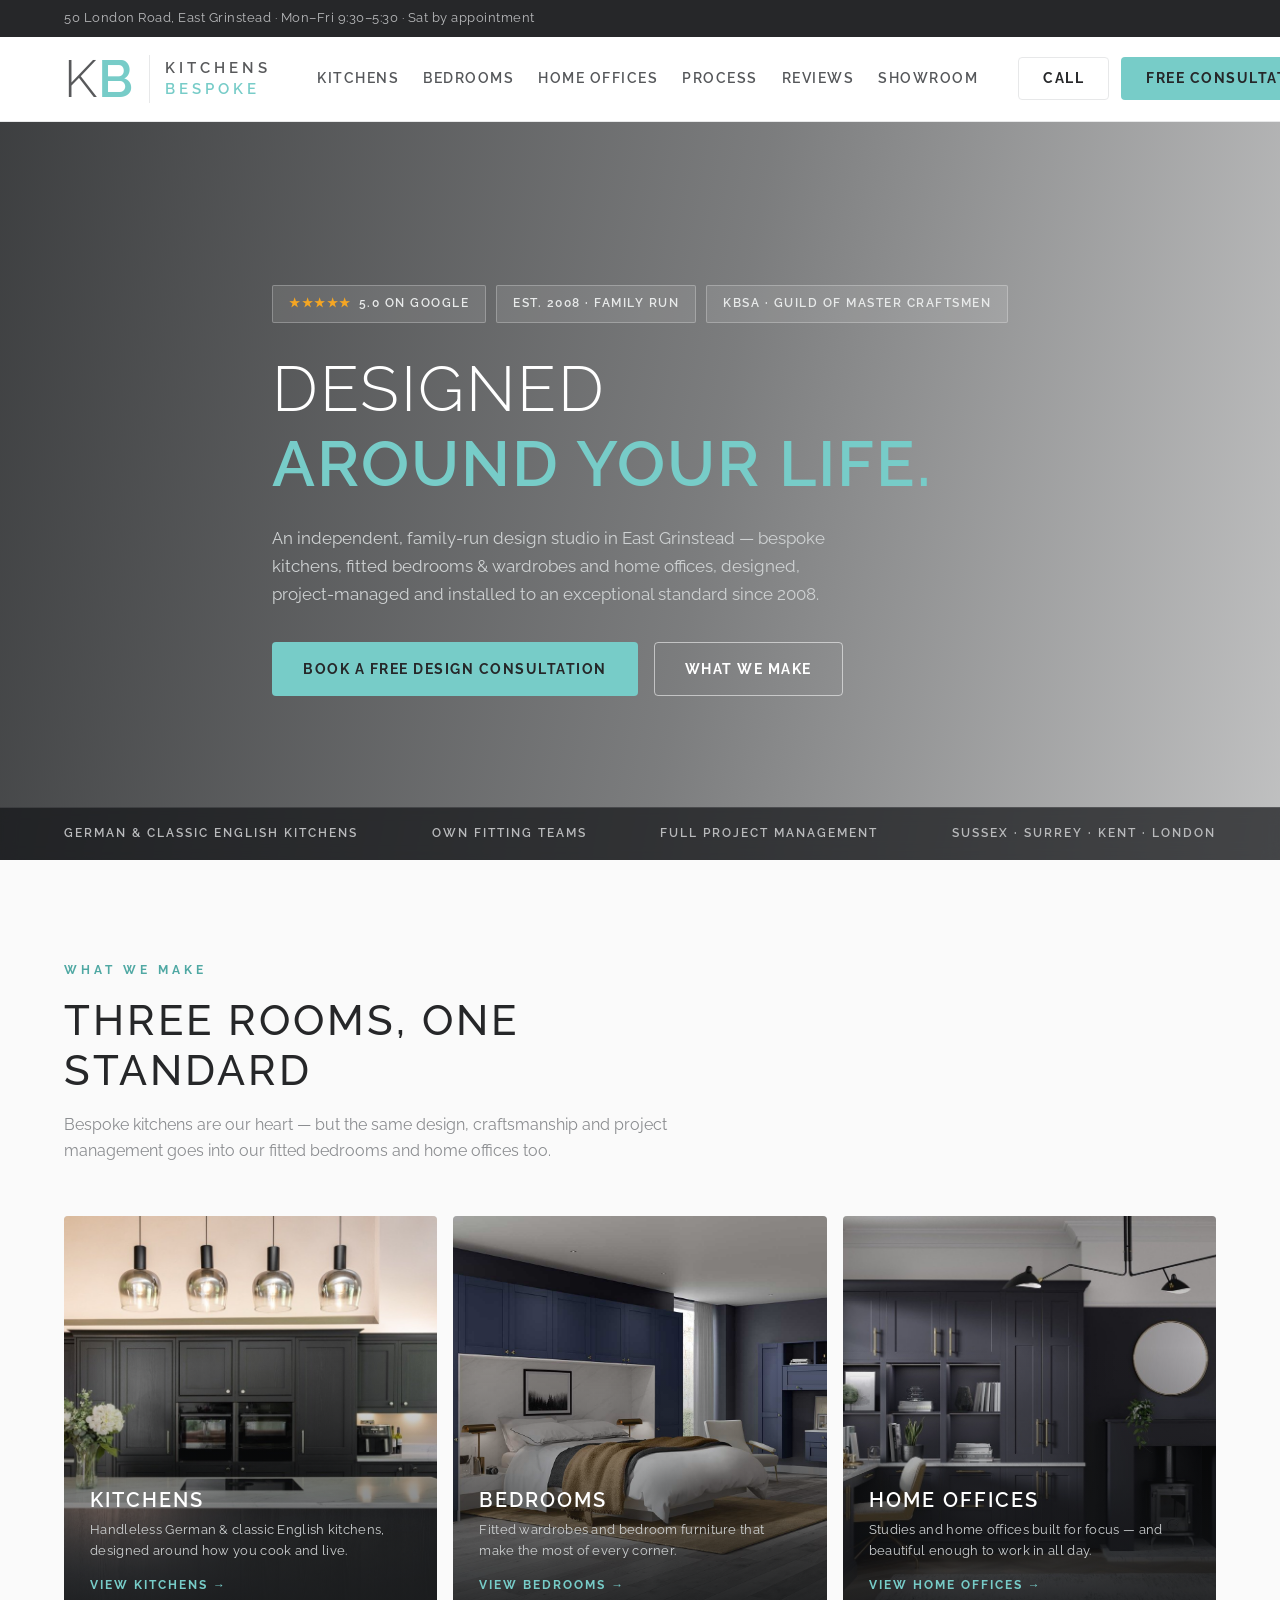
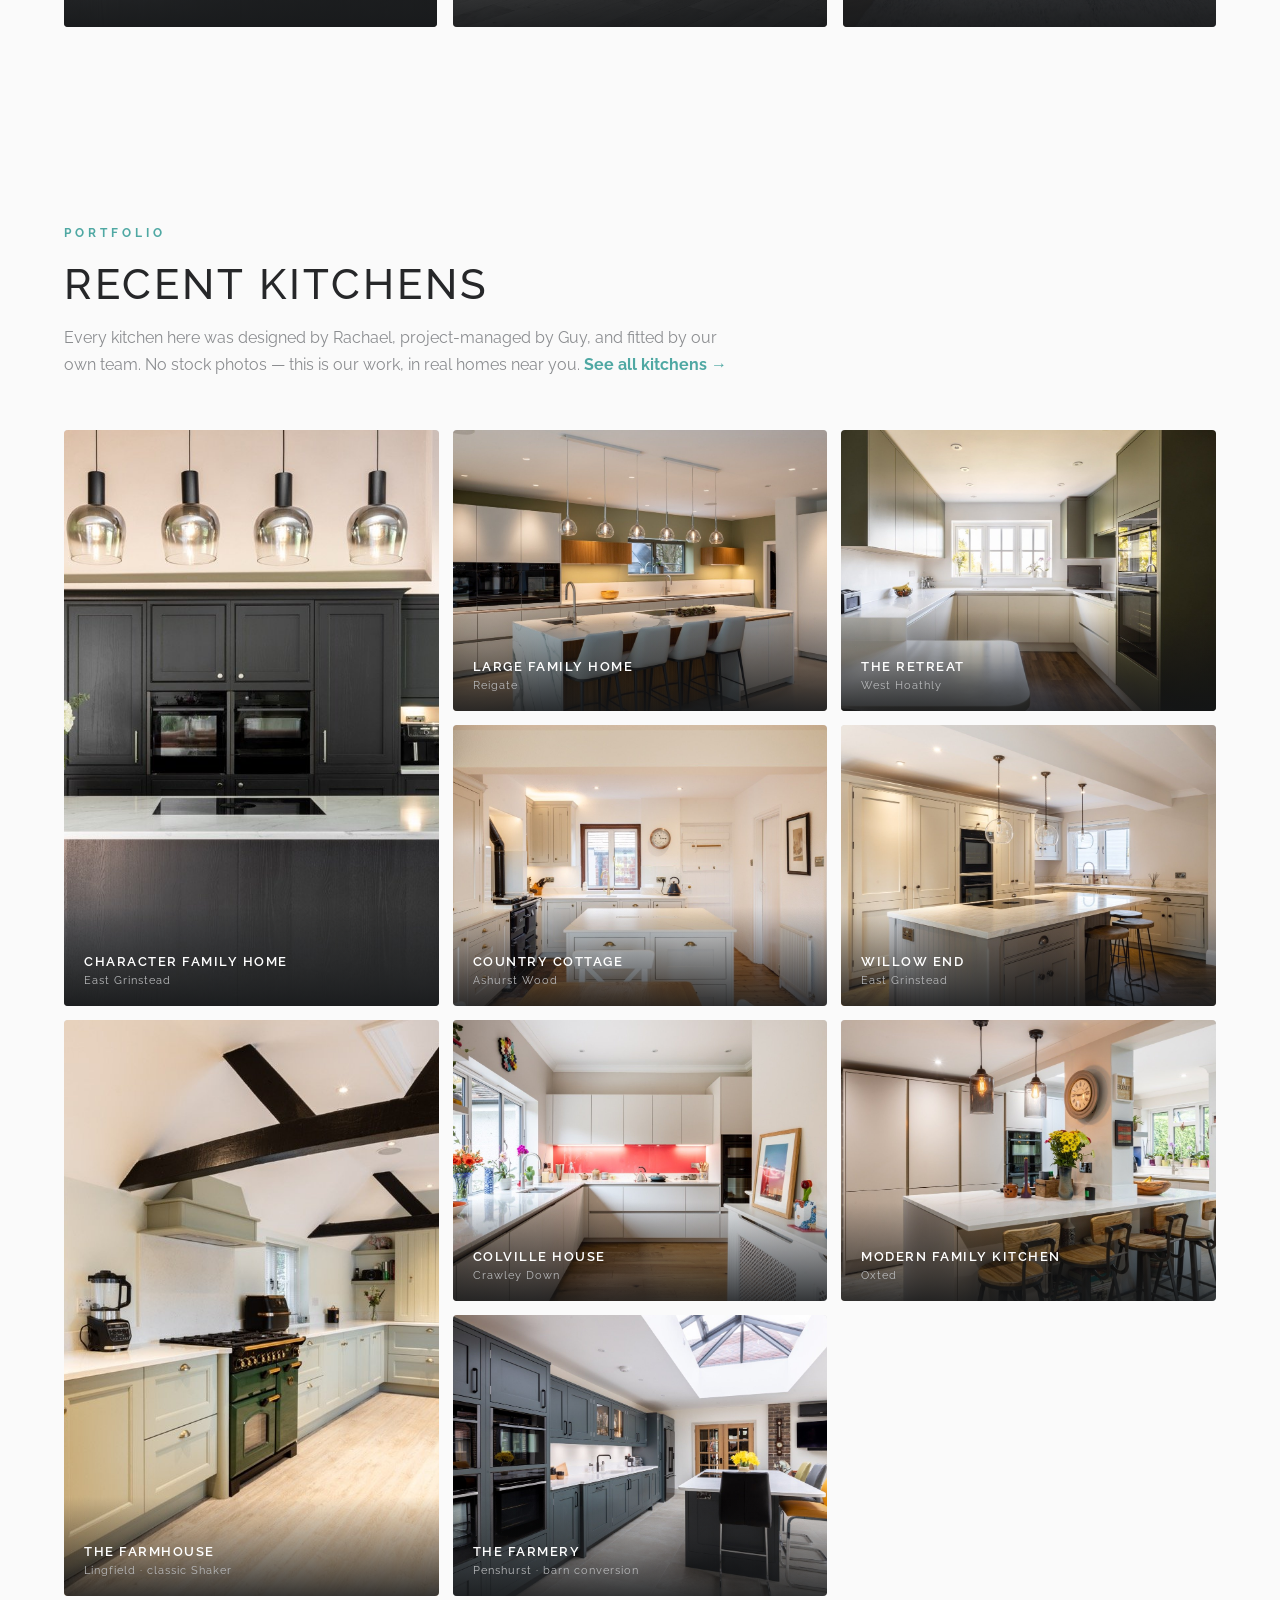
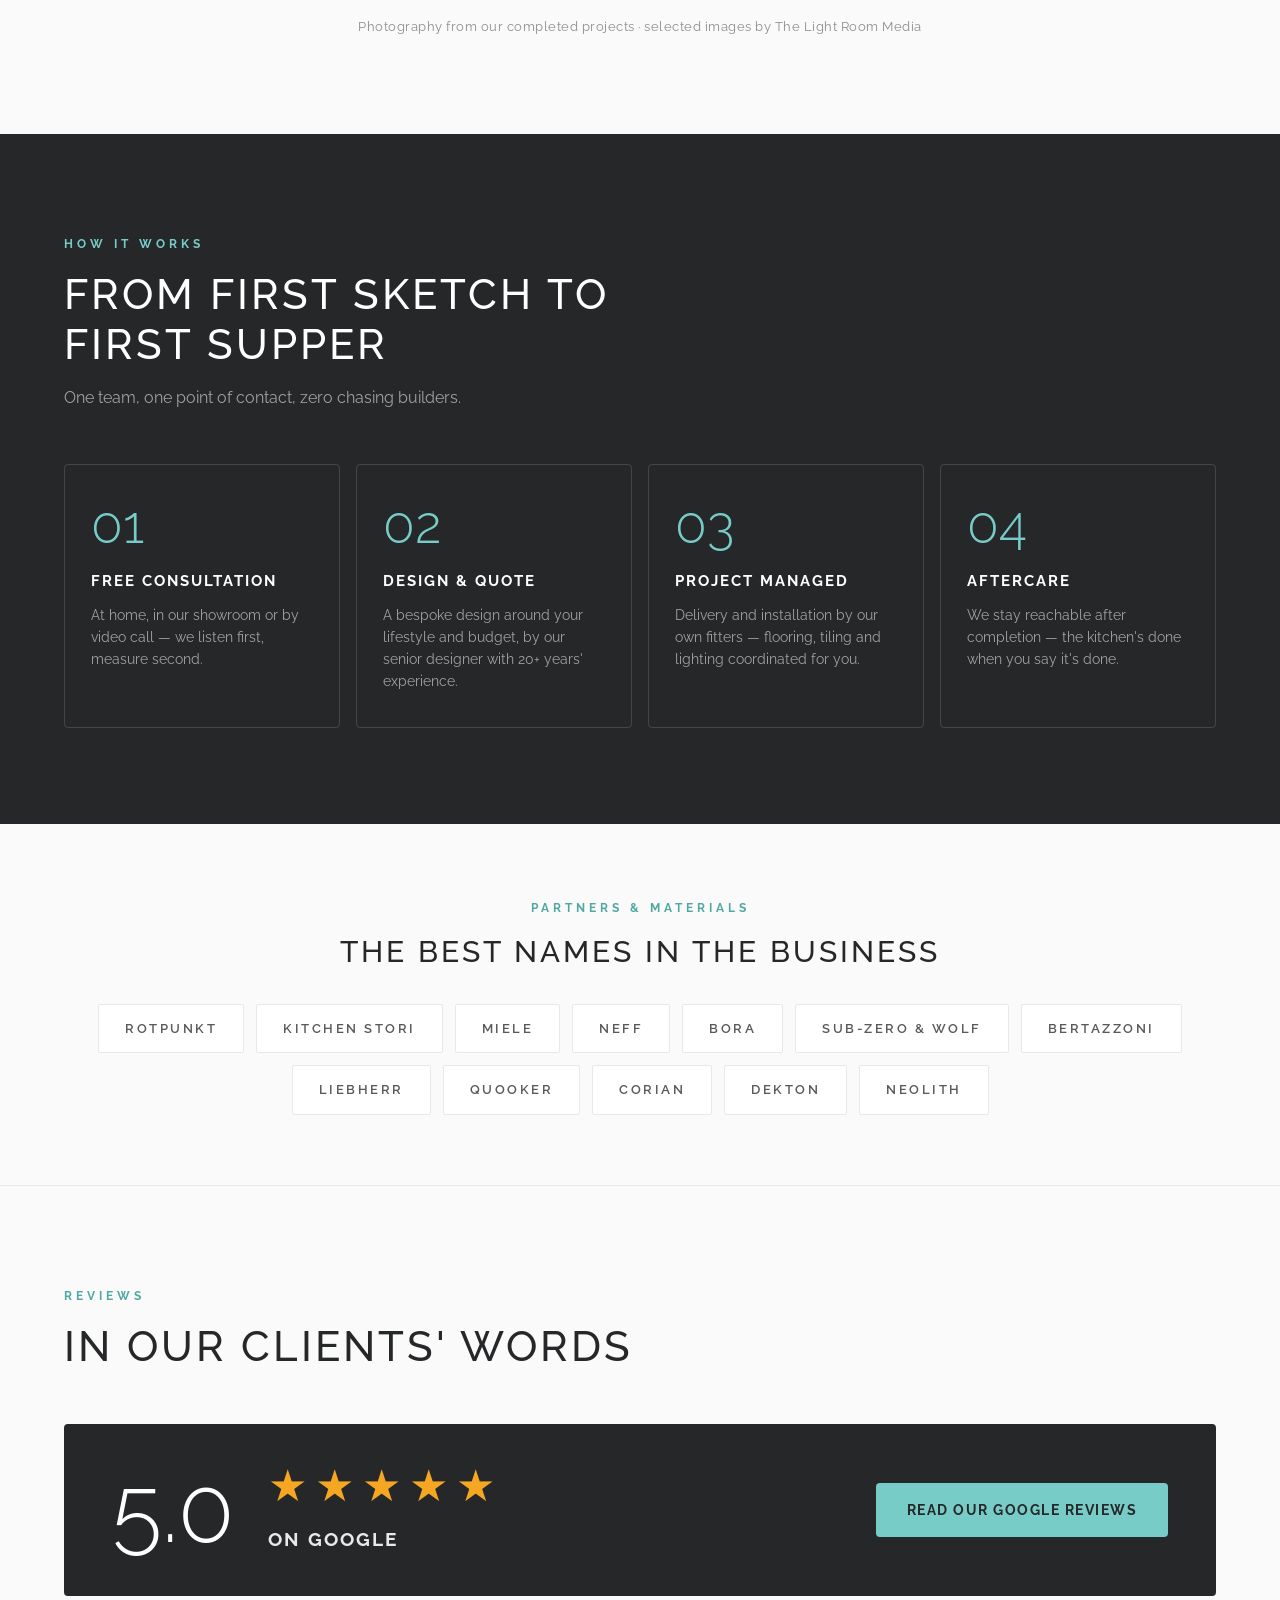
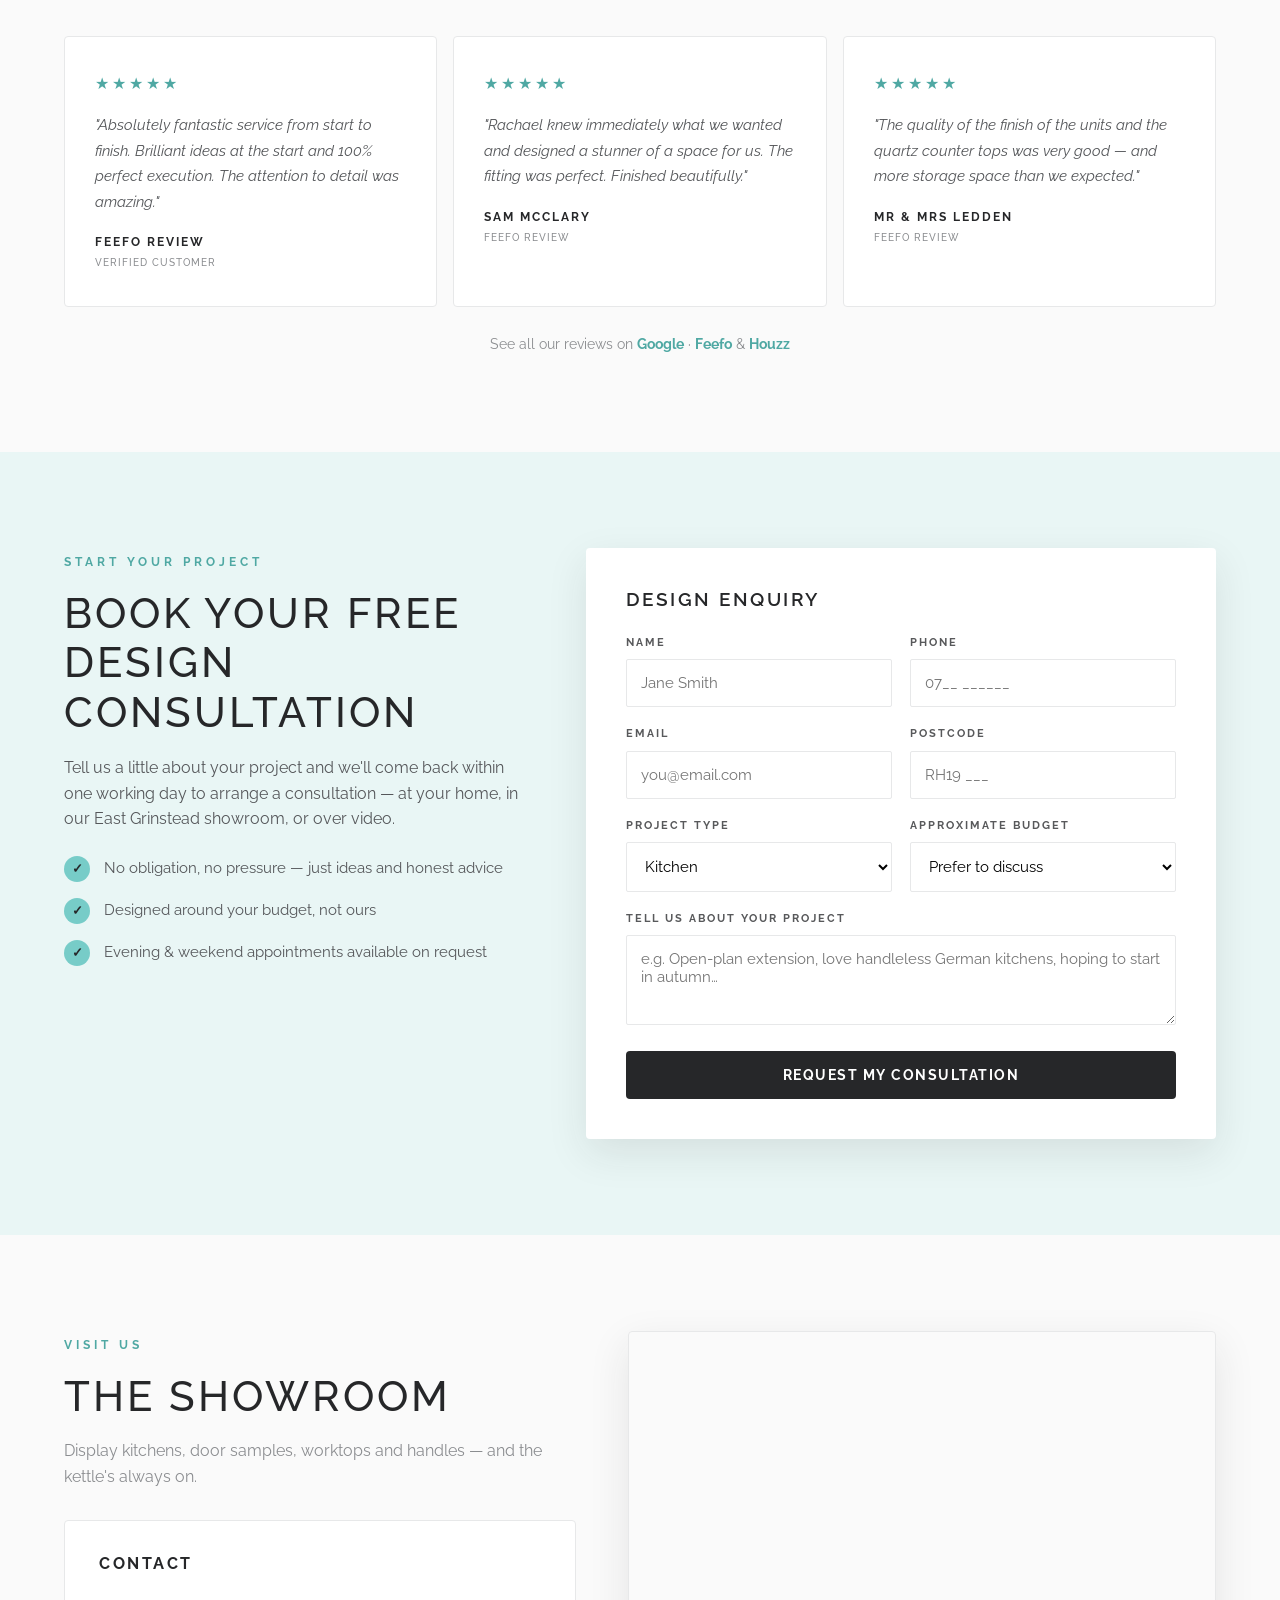
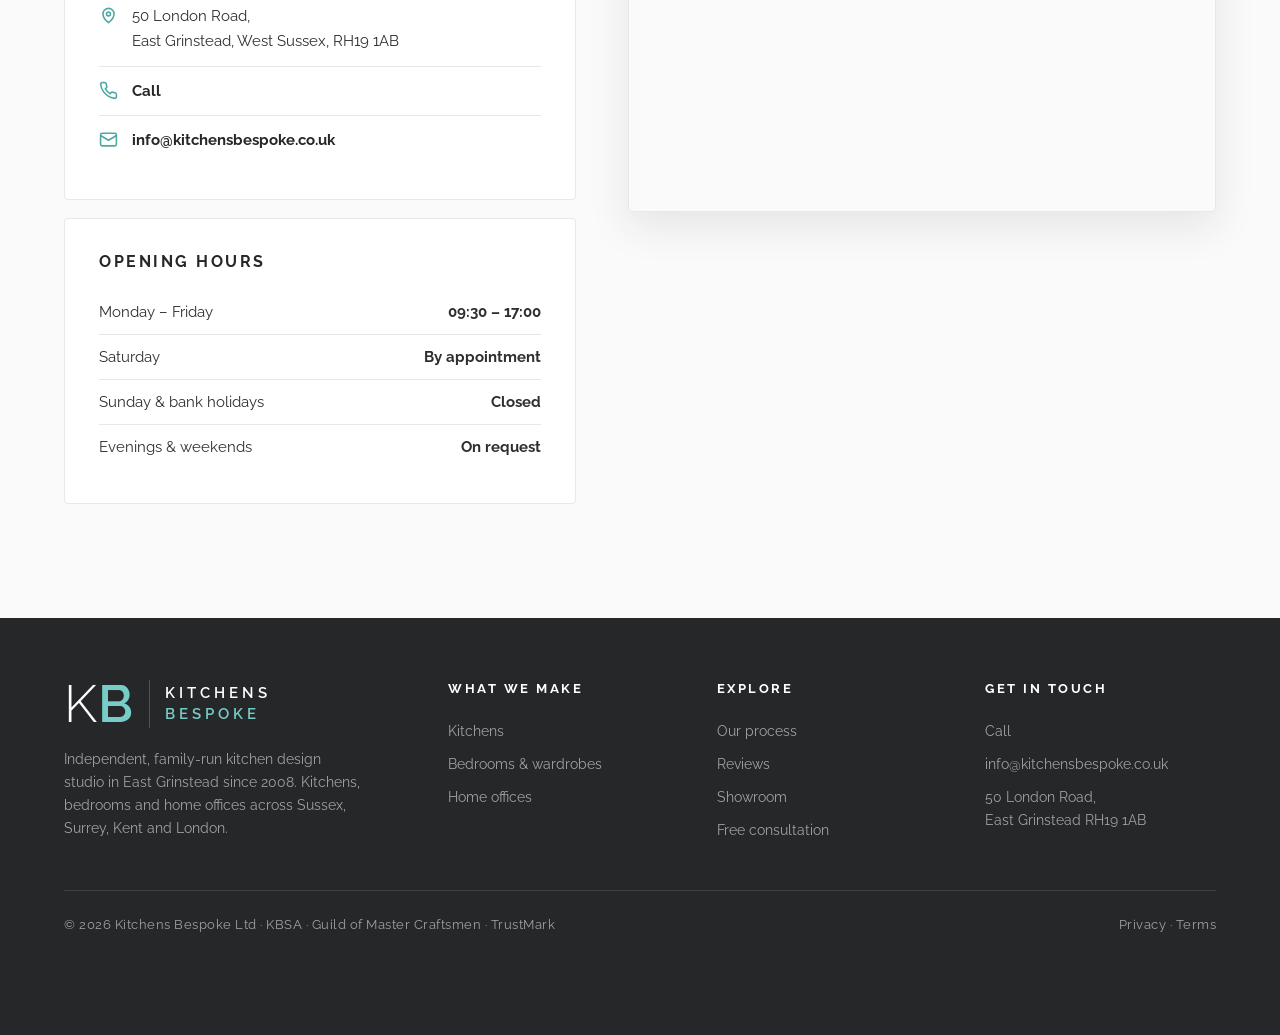
<file: index.html>
<!DOCTYPE html>
<html lang="en-GB">
<head>
<meta charset="UTF-8">
<meta name="viewport" content="width=device-width, initial-scale=1.0">
<title>Kitchens Bespoke — Bespoke Kitchens, Bedrooms & Home Offices, East Grinstead | Est. 2008</title>
<meta name="description" content="Kitchens Bespoke — independent family-run design studio in East Grinstead since 2008. Bespoke kitchens, fitted bedrooms & wardrobes and home offices, designed, project-managed and installed. Book a free design consultation: 01342 313133.">
<link rel="canonical" href="https://kitchensbespoke.co.uk/">
<meta property="og:title" content="Kitchens Bespoke — Bespoke Kitchens, Bedrooms & Home Offices">
<meta property="og:type" content="website">
<meta property="og:image" content="assets/hero-1.jpg">
<link rel="preconnect" href="https://fonts.googleapis.com">
<link rel="preconnect" href="https://fonts.gstatic.com" crossorigin>
<link href="https://fonts.googleapis.com/css2?family=Raleway:wght@300;400;500;600;700;800&display=swap" rel="stylesheet">
<script type="application/ld+json">
{
  "@context": "https://schema.org",
  "@type": "HomeAndConstructionBusiness",
  "name": "Kitchens Bespoke Ltd",
  "telephone": "+441342313133",
  "email": "info@kitchensbespoke.co.uk",
  "url": "https://kitchensbespoke.co.uk",
  "foundingDate": "2008",
  "priceRange": "£££",
  "address": {
    "@type": "PostalAddress",
    "streetAddress": "50 London Road",
    "addressLocality": "East Grinstead",
    "addressRegion": "West Sussex",
    "postalCode": "RH19 1AB",
    "addressCountry": "GB"
  },
  "areaServed": ["Sussex","Surrey","Kent","London"],
  "openingHoursSpecification": [
    { "@type": "OpeningHoursSpecification", "dayOfWeek": ["Monday","Tuesday","Wednesday","Thursday","Friday"], "opens": "09:30", "closes": "17:00" }
  ]
}
</script>
<link rel="stylesheet" href="styles.css?v=4">
</head>
<body>

<!-- topbar -->
<div class="topbar">
  <div class="container">
    <div class="tb-info"><span class="addr">50 London Road, East Grinstead · </span>Mon–Fri 9:30–5:30 · Sat by appointment</div>
  </div>
</div>

<!-- header -->
<header>
  <div class="container nav">
    <a href="#" class="logo">
      <span class="logo-kb">K<b>B</b></span>
      <span class="logo-sep"></span>
      <span class="logo-text">Kitchens<em>Bespoke</em></span>
    </a>
    <nav class="nav-links" id="navLinks">
      <a href="kitchens.html">Kitchens</a>
      <a href="bedrooms.html">Bedrooms</a>
      <a href="home-offices.html">Home Offices</a>
      <a href="#process">Process</a>
      <a href="#reviews">Reviews</a>
      <a href="#showroom">Showroom</a>
    </nav>
    <div class="nav-cta">
      <a class="btn btn-phone" href="tel:+441342313133">Call</a>
      <a class="btn btn-teal" href="#consult">Free Consultation</a>
      <button class="burger" id="burger" aria-label="Menu"><span></span><span></span><span></span></button>
    </div>
  </div>
</header>

<!-- hero -->
<div class="hero">
  <div class="slides" aria-hidden="true">
    <img src="assets/hero-1.jpg" alt="" fetchpriority="high">
    <img src="assets/hero-2.jpg" alt="" loading="lazy">
    <img src="assets/hero-3.jpg" alt="" loading="lazy">
  </div>
  <div class="veil"></div>
  <div class="container">
    <div class="badge-row">
      <a class="badge" href="https://www.google.com/maps/search/Kitchens+Bespoke+50+London+Road+East+Grinstead" target="_blank" rel="noopener"><span class="star gold">★★★★★</span> 5.0 on Google</a>
      <span class="badge">Est. 2008 · Family run</span>
      <span class="badge">KBSA · Guild of Master Craftsmen</span>
    </div>
    <h1>Designed<br><b>around your life.</b></h1>
    <p class="sub">An independent, family-run design studio in East Grinstead — bespoke kitchens, fitted bedrooms &amp; wardrobes and home offices, designed, project-managed and installed to an exceptional standard since 2008.</p>
    <div class="hero-actions">
      <a class="btn btn-teal" href="#consult">Book a Free Design Consultation</a>
      <a class="btn btn-ghost" href="#make">What We Make</a>
    </div>
  </div>
  <div class="hero-cred">
    <div class="container">
      <span>German &amp; classic English kitchens</span>
      <span>Own fitting teams</span>
      <span>Full project management</span>
      <span>Sussex · Surrey · Kent · London</span>
    </div>
  </div>
</div>

<!-- what we make -->
<section id="make">
  <div class="container">
    <div class="section-head reveal">
      <span class="kicker">What we make</span>
      <h2>Three rooms, one standard</h2>
      <p>Bespoke kitchens are our heart — but the same design, craftsmanship and project management goes into our fitted bedrooms and home offices too.</p>
    </div>
    <div class="make-grid">
      <a class="make-card reveal" href="kitchens.html">
        <img src="assets/kit-1.jpg" alt="Bespoke kitchen by Kitchens Bespoke" loading="lazy">
        <div class="veil"></div>
        <div class="cap"><h3>Kitchens</h3><p>Handleless German &amp; classic English kitchens, designed around how you cook and live.</p><span class="go">View kitchens →</span></div>
      </a>
      <a class="make-card reveal" href="bedrooms.html">
        <img src="assets/bed-1.jpg" alt="Fitted bedroom and wardrobes" loading="lazy">
        <div class="veil"></div>
        <div class="cap"><h3>Bedrooms</h3><p>Fitted wardrobes and bedroom furniture that make the most of every corner.</p><span class="go">View bedrooms →</span></div>
      </a>
      <a class="make-card reveal" href="home-offices.html">
        <img src="assets/office-1.jpg" alt="Bespoke home office and study" loading="lazy">
        <div class="veil"></div>
        <div class="cap"><h3>Home Offices</h3><p>Studies and home offices built for focus — and beautiful enough to work in all day.</p><span class="go">View home offices →</span></div>
      </a>
    </div>
  </div>
</section>

<!-- portfolio -->
<section id="portfolio">
  <div class="container">
    <div class="section-head reveal">
      <span class="kicker">Portfolio</span>
      <h2>Recent kitchens</h2>
      <p>Every kitchen here was designed by Rachael, project-managed by Guy, and fitted by our own team. No stock photos — this is our work, in real homes near you. <a href="kitchens.html" style="color:var(--teal-deep);font-weight:700">See all kitchens →</a></p>
    </div>
    <div class="folio-grid">
      <div class="folio tall reveal"><img src="assets/kit-1.jpg" alt="Character family home kitchen, East Grinstead" loading="lazy"><span class="cap">Character family home<small>East Grinstead</small></span></div>
      <div class="folio reveal"><img src="assets/kit-2.jpg" alt="Large family home kitchen, Reigate" loading="lazy"><span class="cap">Large family home<small>Reigate</small></span></div>
      <div class="folio reveal"><img src="assets/kit-3.jpg" alt="Detached family home kitchen, West Hoathly" loading="lazy"><span class="cap">The Retreat<small>West Hoathly</small></span></div>
      <div class="folio reveal"><img src="assets/kit-4.jpg" alt="Country cottage kitchen, Ashurst Wood" loading="lazy"><span class="cap">Country cottage<small>Ashurst Wood</small></span></div>
      <div class="folio reveal"><img src="assets/kit-5.jpg" alt="Large family kitchen, East Grinstead" loading="lazy"><span class="cap">Willow End<small>East Grinstead</small></span></div>
      <div class="folio tall reveal"><img src="assets/kit-6.jpg" alt="Farmhouse shaker kitchen, Lingfield" loading="lazy"><span class="cap">The Farmhouse<small>Lingfield · classic Shaker</small></span></div>
      <div class="folio reveal"><img src="assets/kit-7.jpg" alt="Stylish conversion kitchen, Crawley Down" loading="lazy"><span class="cap">Colville House<small>Crawley Down</small></span></div>
      <div class="folio reveal"><img src="assets/kit-8.jpg" alt="Modern family kitchen, Oxted" loading="lazy"><span class="cap">Modern family kitchen<small>Oxted</small></span></div>
      <div class="folio reveal"><img src="assets/kit-9.jpg" alt="Barn conversion kitchen, Penshurst" loading="lazy"><span class="cap">The Farmery<small>Penshurst · barn conversion</small></span></div>
    </div>
    <p class="folio-note">Photography from our completed projects · selected images by The Light Room Media</p>
  </div>
</section>

<!-- process -->
<section class="process" id="process">
  <div class="container">
    <div class="section-head reveal">
      <span class="kicker" style="color:var(--teal)">How it works</span>
      <h2>From first sketch to first supper</h2>
      <p>One team, one point of contact, zero chasing builders.</p>
    </div>
    <div class="steps-grid">
      <div class="step-card reveal"><b>01</b><h4>Free consultation</h4><p>At home, in our showroom or by video call — we listen first, measure second.</p></div>
      <div class="step-card reveal"><b>02</b><h4>Design &amp; quote</h4><p>A bespoke design around your lifestyle and budget, by our senior designer with 20+ years' experience.</p></div>
      <div class="step-card reveal"><b>03</b><h4>Project managed</h4><p>Delivery and installation by our own fitters — flooring, tiling and lighting coordinated for you.</p></div>
      <div class="step-card reveal"><b>04</b><h4>Aftercare</h4><p>We stay reachable after completion — the kitchen's done when you say it's done.</p></div>
    </div>
  </div>
</section>

<!-- brands -->
<section class="brands" id="brands">
  <div class="container">
    <div class="section-head reveal" style="margin-bottom:34px;text-align:center;max-width:none">
      <span class="kicker">Partners &amp; materials</span>
      <h2 style="font-size:clamp(22px,2.6vw,30px)">The best names in the business</h2>
    </div>
    <div class="brand-row reveal">
      <span class="brand-chip">Rotpunkt</span><span class="brand-chip">Kitchen Stori</span><span class="brand-chip">Miele</span><span class="brand-chip">Neff</span><span class="brand-chip">Bora</span><span class="brand-chip">Sub-Zero &amp; Wolf</span><span class="brand-chip">Bertazzoni</span><span class="brand-chip">Liebherr</span><span class="brand-chip">Quooker</span><span class="brand-chip">Corian</span><span class="brand-chip">Dekton</span><span class="brand-chip">Neolith</span>
    </div>
  </div>
</section>

<!-- reviews -->
<section id="reviews">
  <div class="container">
    <div class="section-head reveal">
      <span class="kicker">Reviews</span>
      <h2>In our clients' words</h2>
    </div>
    <div class="rating-highlight reveal">
      <div class="score">5.0</div>
      <div class="mid">
        <div class="stars">★★★★★</div>
        <div class="lbl">on Google</div>
      </div>
      <div class="cta"><a class="btn btn-teal" href="https://www.google.com/maps/search/Kitchens+Bespoke+50+London+Road+East+Grinstead" target="_blank" rel="noopener">Read our Google reviews</a></div>
    </div>
    <div class="reviews-grid">
      <div class="review-card reveal"><div class="stars">★★★★★</div><p>"Absolutely fantastic service from start to finish. Brilliant ideas at the start and 100% perfect execution. The attention to detail was amazing."</p><div class="who">Feefo review<small>Verified customer</small></div></div>
      <div class="review-card reveal"><div class="stars">★★★★★</div><p>"Rachael knew immediately what we wanted and designed a stunner of a space for us. The fitting was perfect. Finished beautifully."</p><div class="who">Sam McClary<small>Feefo review</small></div></div>
      <div class="review-card reveal"><div class="stars">★★★★★</div><p>"The quality of the finish of the units and the quartz counter tops was very good — and more storage space than we expected."</p><div class="who">Mr &amp; Mrs Ledden<small>Feefo review</small></div></div>
    </div>
    <p class="review-cta">See all our reviews on <a href="https://www.google.com/maps/search/Kitchens+Bespoke+50+London+Road+East+Grinstead" target="_blank" rel="noopener">Google</a> · <a href="https://www.feefo.com/en-GB/reviews/kitchens-bespoke" target="_blank" rel="noopener">Feefo</a> &amp; <a href="https://www.houzz.co.uk/professionals/kitchen-designers/kitchens-bespoke-ltd-pfvwgb-pf~1670178298" target="_blank" rel="noopener">Houzz</a></p>
  </div>
</section>

<!-- consultation -->
<section class="consult" id="consult">
  <div class="container">
    <div class="consult-info reveal">
      <span class="kicker">Start your project</span>
      <h2>Book your free design consultation</h2>
      <p>Tell us a little about your project and we'll come back within one working day to arrange a consultation — at your home, in our East Grinstead showroom, or over video.</p>
      <div class="consult-points">
        <div class="consult-point"><span class="tick">✓</span><span>No obligation, no pressure — just ideas and honest advice</span></div>
        <div class="consult-point"><span class="tick">✓</span><span>Designed around your budget, not ours</span></div>
        <div class="consult-point"><span class="tick">✓</span><span>Evening &amp; weekend appointments available on request</span></div>
      </div>
    </div>
    <form class="form-card reveal" id="consultForm">
      <h3>Design enquiry</h3>
      <div class="form-grid">
        <div><label for="cName">Name</label><input id="cName" type="text" placeholder="Jane Smith" required></div>
        <div><label for="cPhone">Phone</label><input id="cPhone" type="tel" placeholder="07__ ______" required></div>
        <div><label for="cEmail">Email</label><input id="cEmail" type="email" placeholder="you@email.com" required></div>
        <div><label for="cPostcode">Postcode</label><input id="cPostcode" type="text" placeholder="RH19 ___"></div>
        <div><label for="cType">Project type</label>
          <select id="cType"><option>Kitchen</option><option>Bedroom / wardrobes</option><option>Home office</option><option>More than one</option></select></div>
        <div><label for="cBudget">Approximate budget</label>
          <select id="cBudget"><option>Prefer to discuss</option><option>Up to £20,000</option><option>£20,000 – £40,000</option><option>£40,000 – £70,000</option><option>£70,000+</option></select></div>
        <div class="full"><label for="cMsg">Tell us about your project</label><textarea id="cMsg" placeholder="e.g. Open-plan extension, love handleless German kitchens, hoping to start in autumn…"></textarea></div>
        <button type="submit" class="btn btn-dark full" style="width:100%">Request My Consultation</button>
      </div>
      <div class="form-success" id="consultSuccess">✓ Thank you — your enquiry is on its way. We'll be in touch within one working day to arrange your consultation.</div>
    </form>
  </div>
</section>

<!-- showroom -->
<section class="showroom" id="showroom">
  <div class="container">
    <div>
      <div class="section-head reveal" style="margin-bottom:30px">
        <span class="kicker">Visit us</span>
        <h2>The showroom</h2>
        <p>Display kitchens, door samples, worktops and handles — and the kettle's always on.</p>
      </div>
      <div class="contact-card reveal">
        <h3>Contact</h3>
        <div class="contact-line"><svg width="19" height="19" viewBox="0 0 24 24" fill="none" stroke="#4fa8a3" stroke-width="2"><path d="M12 21s-7-5.5-7-11a7 7 0 0114 0c0 5.5-7 11-7 11z"/><circle cx="12" cy="10" r="2.5"/></svg><span>50 London Road,<br>East Grinstead, West Sussex, RH19 1AB</span></div>
        <div class="contact-line"><svg width="19" height="19" viewBox="0 0 24 24" fill="none" stroke="#4fa8a3" stroke-width="2"><path d="M22 16.9v3a2 2 0 01-2.2 2 19.8 19.8 0 01-8.6-3.1 19.5 19.5 0 01-6-6A19.8 19.8 0 012.1 4.2 2 2 0 014.1 2h3a2 2 0 012 1.7c.1 1 .4 2 .7 2.9a2 2 0 01-.5 2.1L8 10a16 16 0 006 6l1.3-1.3a2 2 0 012.1-.5c.9.3 1.9.6 2.9.7a2 2 0 011.7 2z"/></svg><a href="tel:+441342313133">Call</a></div>
        <div class="contact-line"><svg width="19" height="19" viewBox="0 0 24 24" fill="none" stroke="#4fa8a3" stroke-width="2"><rect x="2" y="4" width="20" height="16" rx="2"/><path d="M22 7l-10 6L2 7"/></svg><a href="mailto:info@kitchensbespoke.co.uk">info@kitchensbespoke.co.uk</a></div>
      </div>
      <div class="contact-card reveal">
        <h3>Opening hours</h3>
        <table class="hours-table">
          <tr><td>Monday – Friday</td><td>09:30 – 17:00</td></tr>
          <tr><td>Saturday</td><td>By appointment</td></tr>
          <tr><td>Sunday &amp; bank holidays</td><td>Closed</td></tr>
          <tr><td>Evenings &amp; weekends</td><td>On request</td></tr>
        </table>
      </div>
    </div>
    <div class="map-frame reveal">
      <iframe title="Map — Kitchens Bespoke showroom, 50 London Road, East Grinstead" loading="lazy" allowfullscreen referrerpolicy="no-referrer-when-downgrade"
        src="https://www.google.com/maps?q=Kitchens+Bespoke,+50+London+Road,+East+Grinstead+RH19+1AB&output=embed"></iframe>
    </div>
  </div>
</section>

<!-- footer -->
<footer>
  <div class="container">
    <div class="footer-grid">
      <div>
        <a href="#" class="logo" style="margin-bottom:18px">
          <span class="logo-kb" style="color:#fff">K<b>B</b></span>
          <span class="logo-sep" style="background:rgba(255,255,255,.2)"></span>
          <span class="logo-text" style="color:#fff">Kitchens<em>Bespoke</em></span>
        </a>
        <p style="max-width:300px">Independent, family-run kitchen design studio in East Grinstead since 2008. Kitchens, bedrooms and home offices across Sussex, Surrey, Kent and London.</p>
      </div>
      <div>
        <h4>What we make</h4>
        <ul>
          <li><a href="kitchens.html">Kitchens</a></li>
          <li><a href="bedrooms.html">Bedrooms &amp; wardrobes</a></li>
          <li><a href="home-offices.html">Home offices</a></li>
        </ul>
      </div>
      <div>
        <h4>Explore</h4>
        <ul>
          <li><a href="#process">Our process</a></li>
          <li><a href="#reviews">Reviews</a></li>
          <li><a href="#showroom">Showroom</a></li>
          <li><a href="#consult">Free consultation</a></li>
        </ul>
      </div>
      <div>
        <h4>Get in touch</h4>
        <ul>
          <li><a href="tel:+441342313133">Call</a></li>
          <li><a href="mailto:info@kitchensbespoke.co.uk">info@kitchensbespoke.co.uk</a></li>
          <li>50 London Road,<br>East Grinstead RH19 1AB</li>
        </ul>
      </div>
    </div>
    <div class="footer-bottom">
      <span>© 2026 Kitchens Bespoke Ltd · KBSA · Guild of Master Craftsmen · TrustMark</span>
      <span><a href="#">Privacy</a> · <a href="#">Terms</a></span>
    </div>
  </div>
</footer>

<!-- sticky mobile action bar -->
<div class="mobile-bar">
  <a class="call" href="tel:+441342313133"><svg width="16" height="16" viewBox="0 0 24 24" fill="none" stroke="currentColor" stroke-width="2.2"><path d="M22 16.9v3a2 2 0 01-2.2 2 19.8 19.8 0 01-8.6-3.1 19.5 19.5 0 01-6-6A19.8 19.8 0 012.1 4.2 2 2 0 014.1 2h3a2 2 0 012 1.7c.1 1 .4 2 .7 2.9a2 2 0 01-.5 2.1L8 10a16 16 0 006 6l1.3-1.3a2 2 0 012.1-.5c.9.3 1.9.6 2.9.7a2 2 0 011.7 2z"/></svg>Call</a>
  <a class="consult-link" href="#consult">Free Consultation</a>
</div>

<script>
const burger=document.getElementById('burger'),navLinks=document.getElementById('navLinks');
burger.addEventListener('click',()=>navLinks.classList.toggle('open'));
navLinks.querySelectorAll('a').forEach(a=>a.addEventListener('click',()=>navLinks.classList.remove('open')));
document.getElementById('consultForm').addEventListener('submit',e=>{
  e.preventDefault();
  document.getElementById('consultSuccess').style.display='block';
  e.target.querySelector('button[type=submit]').textContent='Enquiry Sent ✓';
});
const io=new IntersectionObserver(es=>es.forEach(e=>{if(e.isIntersecting){e.target.classList.add('in');io.unobserve(e.target)}}),{threshold:.1});
document.querySelectorAll('.reveal').forEach(el=>io.observe(el));
</script>
</body>
</html>
</file>
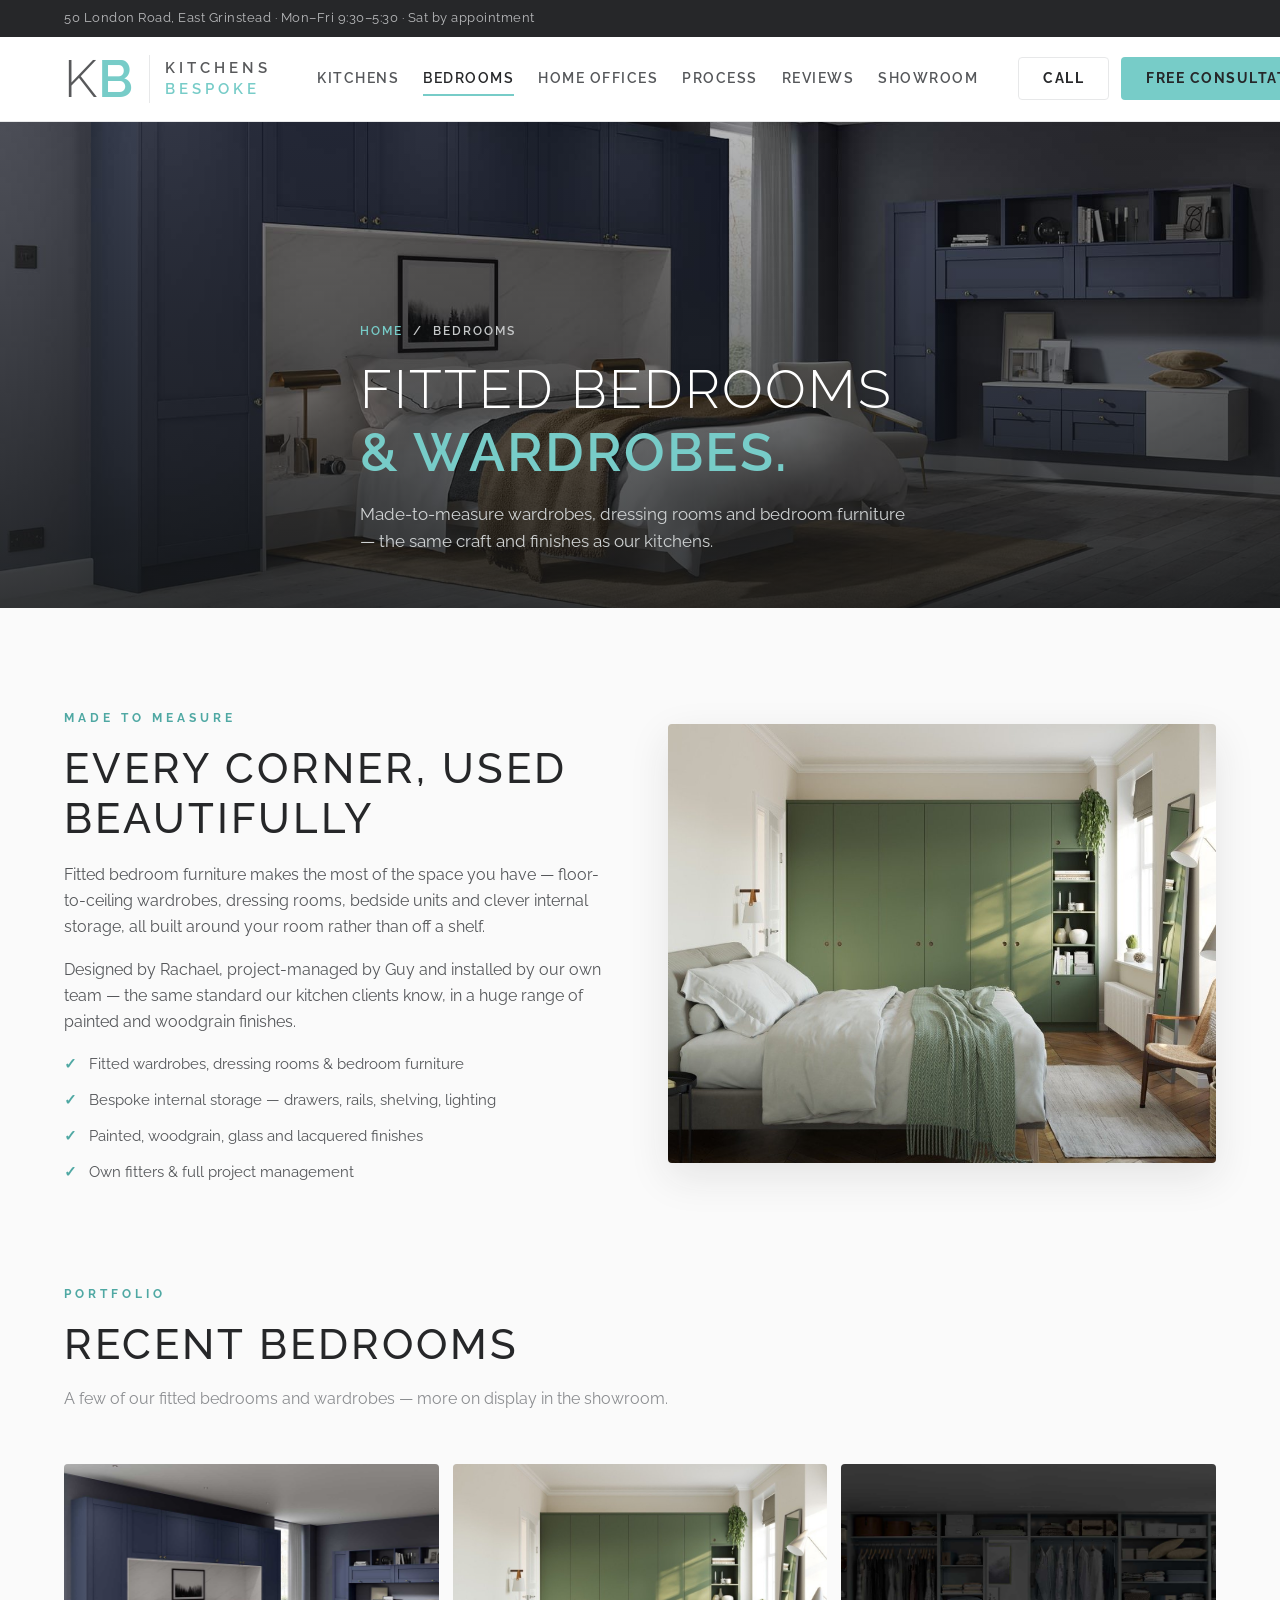
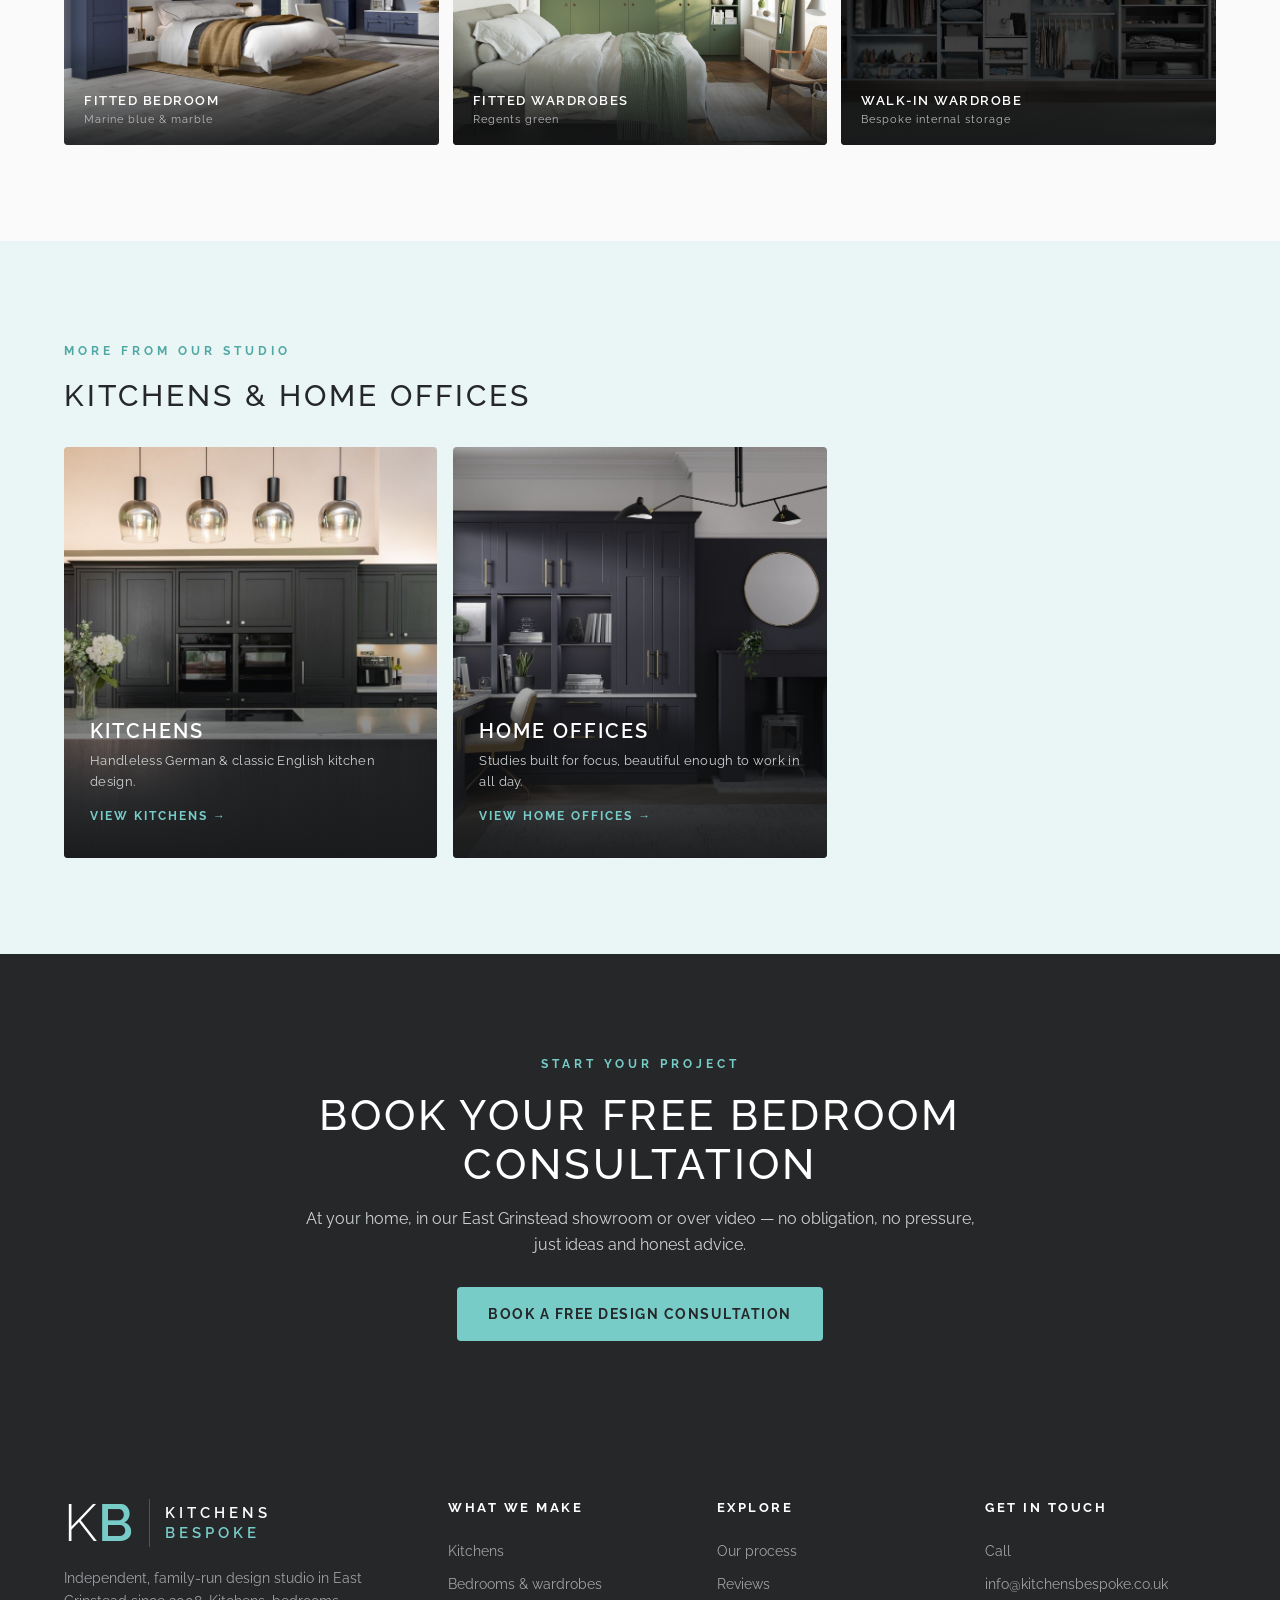
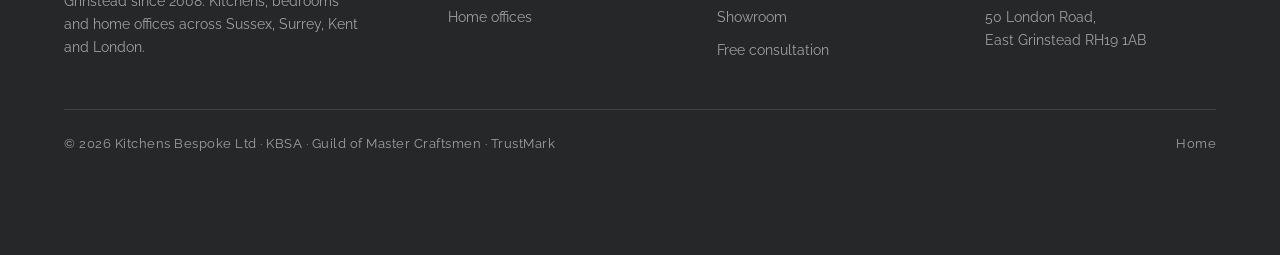
<file: bedrooms.html>
<!DOCTYPE html>
<html lang="en-GB">
<head>
<meta charset="UTF-8">
<meta name="viewport" content="width=device-width, initial-scale=1.0">
<title>Fitted Bedrooms & Wardrobes — Bespoke Bedroom Design | Kitchens Bespoke, East Grinstead</title>
<meta name="description" content="Bespoke fitted bedrooms and wardrobes in East Grinstead — made-to-measure wardrobes, dressing rooms and bedroom furniture, designed and installed by our own team since 2008. Free design consultation: 01342 313133.">
<link rel="canonical" href="https://kitchensbespoke.co.uk/bedrooms/">
<meta property="og:title" content="Fitted Bedrooms & Wardrobes — Kitchens Bespoke, East Grinstead">
<meta property="og:type" content="website">
<meta property="og:image" content="assets/bed-1.jpg">
<link rel="preconnect" href="https://fonts.googleapis.com">
<link rel="preconnect" href="https://fonts.gstatic.com" crossorigin>
<link href="https://fonts.googleapis.com/css2?family=Raleway:wght@300;400;500;600;700;800&display=swap" rel="stylesheet">
<link rel="stylesheet" href="styles.css?v=4">
<script type="application/ld+json">
{
  "@context": "https://schema.org",
  "@type": "Service",
  "serviceType": "Fitted bedroom and wardrobe design and installation",
  "provider": { "@type": "HomeAndConstructionBusiness", "name": "Kitchens Bespoke Ltd", "telephone": "+441342313133", "url": "https://kitchensbespoke.co.uk" },
  "areaServed": ["Sussex","Surrey","Kent","London"]
}
</script>
<script type="application/ld+json">
{
  "@context": "https://schema.org",
  "@type": "BreadcrumbList",
  "itemListElement": [
    { "@type": "ListItem", "position": 1, "name": "Home", "item": "https://kitchensbespoke.co.uk/" },
    { "@type": "ListItem", "position": 2, "name": "Bedrooms", "item": "https://kitchensbespoke.co.uk/bedrooms/" }
  ]
}
</script>
</head>
<body>

<div class="topbar">
  <div class="container">
    <div class="tb-info"><span class="addr">50 London Road, East Grinstead · </span>Mon–Fri 9:30–5:30 · Sat by appointment</div>
  </div>
</div>

<header>
  <div class="container nav">
    <a href="index.html" class="logo">
      <span class="logo-kb">K<b>B</b></span>
      <span class="logo-sep"></span>
      <span class="logo-text">Kitchens<em>Bespoke</em></span>
    </a>
    <nav class="nav-links" id="navLinks">
      <a href="kitchens.html">Kitchens</a>
      <a href="bedrooms.html" class="active">Bedrooms</a>
      <a href="home-offices.html">Home Offices</a>
      <a href="index.html#process">Process</a>
      <a href="index.html#reviews">Reviews</a>
      <a href="index.html#showroom">Showroom</a>
    </nav>
    <div class="nav-cta">
      <a class="btn btn-phone" href="tel:+441342313133">Call</a>
      <a class="btn btn-teal" href="index.html#consult">Free Consultation</a>
      <button class="burger" id="burger" aria-label="Menu"><span></span><span></span><span></span></button>
    </div>
  </div>
</header>

<div class="page-hero">
  <img class="bgimg" src="assets/bed-1.jpg" alt="Fitted navy bedroom and wardrobes by Kitchens Bespoke" fetchpriority="high">
  <div class="veil"></div>
  <div class="container">
    <div class="crumb"><a href="index.html">Home</a> &nbsp;/&nbsp; Bedrooms</div>
    <h1>Fitted bedrooms<br><b>&amp; wardrobes.</b></h1>
    <p class="sub">Made-to-measure wardrobes, dressing rooms and bedroom furniture — the same craft and finishes as our kitchens.</p>
  </div>
</div>

<section class="cat-intro">
  <div class="container">
    <div class="reveal">
      <span class="kicker">Made to measure</span>
      <h2 style="margin-bottom:18px">Every corner, used beautifully</h2>
      <p>Fitted bedroom furniture makes the most of the space you have — floor-to-ceiling wardrobes, dressing rooms, bedside units and clever internal storage, all built around your room rather than off a shelf.</p>
      <p>Designed by Rachael, project-managed by Guy and installed by our own team — the same standard our kitchen clients know, in a huge range of painted and woodgrain finishes.</p>
      <div class="points">
        <div><span class="tick">✓</span><span>Fitted wardrobes, dressing rooms &amp; bedroom furniture</span></div>
        <div><span class="tick">✓</span><span>Bespoke internal storage — drawers, rails, shelving, lighting</span></div>
        <div><span class="tick">✓</span><span>Painted, woodgrain, glass and lacquered finishes</span></div>
        <div><span class="tick">✓</span><span>Own fitters &amp; full project management</span></div>
      </div>
    </div>
    <div class="shot reveal"><img src="assets/bed-2.jpg" alt="Green fitted wardrobes and bedroom"></div>
  </div>
</section>

<section id="gallery" style="padding-top:0">
  <div class="container">
    <div class="section-head reveal">
      <span class="kicker">Portfolio</span>
      <h2>Recent bedrooms</h2>
      <p>A few of our fitted bedrooms and wardrobes — more on display in the showroom.</p>
    </div>
    <div class="folio-grid">
      <div class="folio reveal"><img src="assets/bed-1.jpg" alt="Navy fitted bedroom with wardrobes" loading="lazy"><span class="cap">Fitted bedroom<small>Marine blue &amp; marble</small></span></div>
      <div class="folio reveal"><img src="assets/bed-2.jpg" alt="Green fitted wardrobes" loading="lazy"><span class="cap">Fitted wardrobes<small>Regents green</small></span></div>
      <div class="folio reveal"><img src="assets/bed-3.jpg" alt="Walk-in wardrobe interior storage" loading="lazy"><span class="cap">Walk-in wardrobe<small>Bespoke internal storage</small></span></div>
    </div>
  </div>
</section>

<section class="other-cats" style="background:var(--teal-pale)">
  <div class="container">
    <div class="section-head reveal" style="margin-bottom:34px"><span class="kicker">More from our studio</span><h2 style="font-size:clamp(22px,2.6vw,30px)">Kitchens &amp; home offices</h2></div>
    <div class="make-grid">
      <a class="make-card reveal" href="kitchens.html"><img src="assets/kit-1.jpg" alt="Bespoke kitchen" loading="lazy"><div class="veil"></div><div class="cap"><h3>Kitchens</h3><p>Handleless German &amp; classic English kitchen design.</p><span class="go">View kitchens →</span></div></a>
      <a class="make-card reveal" href="home-offices.html"><img src="assets/office-1.jpg" alt="Bespoke home office" loading="lazy"><div class="veil"></div><div class="cap"><h3>Home Offices</h3><p>Studies built for focus, beautiful enough to work in all day.</p><span class="go">View home offices →</span></div></a>
    </div>
  </div>
</section>

<section class="consult" style="background:var(--black)">
  <div class="container" style="display:block;text-align:center;max-width:720px">
    <span class="kicker" style="color:var(--teal)">Start your project</span>
    <h2 style="color:#fff;margin-bottom:16px">Book your free bedroom consultation</h2>
    <p style="color:#cfd2d3;font-size:16px;margin-bottom:28px">At your home, in our East Grinstead showroom or over video — no obligation, no pressure, just ideas and honest advice.</p>
    <a class="btn btn-teal" href="index.html#consult">Book a Free Design Consultation</a>
  </div>
</section>

<footer>
  <div class="container">
    <div class="footer-grid">
      <div>
        <a href="index.html" class="logo" style="margin-bottom:18px"><span class="logo-kb" style="color:#fff">K<b>B</b></span><span class="logo-sep" style="background:rgba(255,255,255,.2)"></span><span class="logo-text" style="color:#fff">Kitchens<em>Bespoke</em></span></a>
        <p style="max-width:300px">Independent, family-run design studio in East Grinstead since 2008. Kitchens, bedrooms and home offices across Sussex, Surrey, Kent and London.</p>
      </div>
      <div><h4>What we make</h4><ul><li><a href="kitchens.html">Kitchens</a></li><li><a href="bedrooms.html">Bedrooms &amp; wardrobes</a></li><li><a href="home-offices.html">Home offices</a></li></ul></div>
      <div><h4>Explore</h4><ul><li><a href="index.html#process">Our process</a></li><li><a href="index.html#reviews">Reviews</a></li><li><a href="index.html#showroom">Showroom</a></li><li><a href="index.html#consult">Free consultation</a></li></ul></div>
      <div><h4>Get in touch</h4><ul><li><a href="tel:+441342313133">Call</a></li><li><a href="mailto:info@kitchensbespoke.co.uk">info@kitchensbespoke.co.uk</a></li><li>50 London Road,<br>East Grinstead RH19 1AB</li></ul></div>
    </div>
    <div class="footer-bottom"><span>© 2026 Kitchens Bespoke Ltd · KBSA · Guild of Master Craftsmen · TrustMark</span><span><a href="index.html">Home</a></span></div>
  </div>
</footer>

<div class="mobile-bar">
  <a class="call" href="tel:+441342313133"><svg width="16" height="16" viewBox="0 0 24 24" fill="none" stroke="currentColor" stroke-width="2.2"><path d="M22 16.9v3a2 2 0 01-2.2 2 19.8 19.8 0 01-8.6-3.1 19.5 19.5 0 01-6-6A19.8 19.8 0 012.1 4.2 2 2 0 014.1 2h3a2 2 0 012 1.7c.1 1 .4 2 .7 2.9a2 2 0 01-.5 2.1L8 10a16 16 0 006 6l1.3-1.3a2 2 0 012.1-.5c.9.3 1.9.6 2.9.7a2 2 0 011.7 2z"/></svg>Call</a>
  <a class="consult-link" href="index.html#consult">Free Consultation</a>
</div>

<script>
const burger=document.getElementById('burger'),navLinks=document.getElementById('navLinks');
burger.addEventListener('click',()=>navLinks.classList.toggle('open'));
navLinks.querySelectorAll('a').forEach(a=>a.addEventListener('click',()=>navLinks.classList.remove('open')));
const io=new IntersectionObserver(es=>es.forEach(e=>{if(e.isIntersecting){e.target.classList.add('in');io.unobserve(e.target)}}),{threshold:.1});
document.querySelectorAll('.reveal').forEach(el=>io.observe(el));
</script>
</body>
</html>
</file>
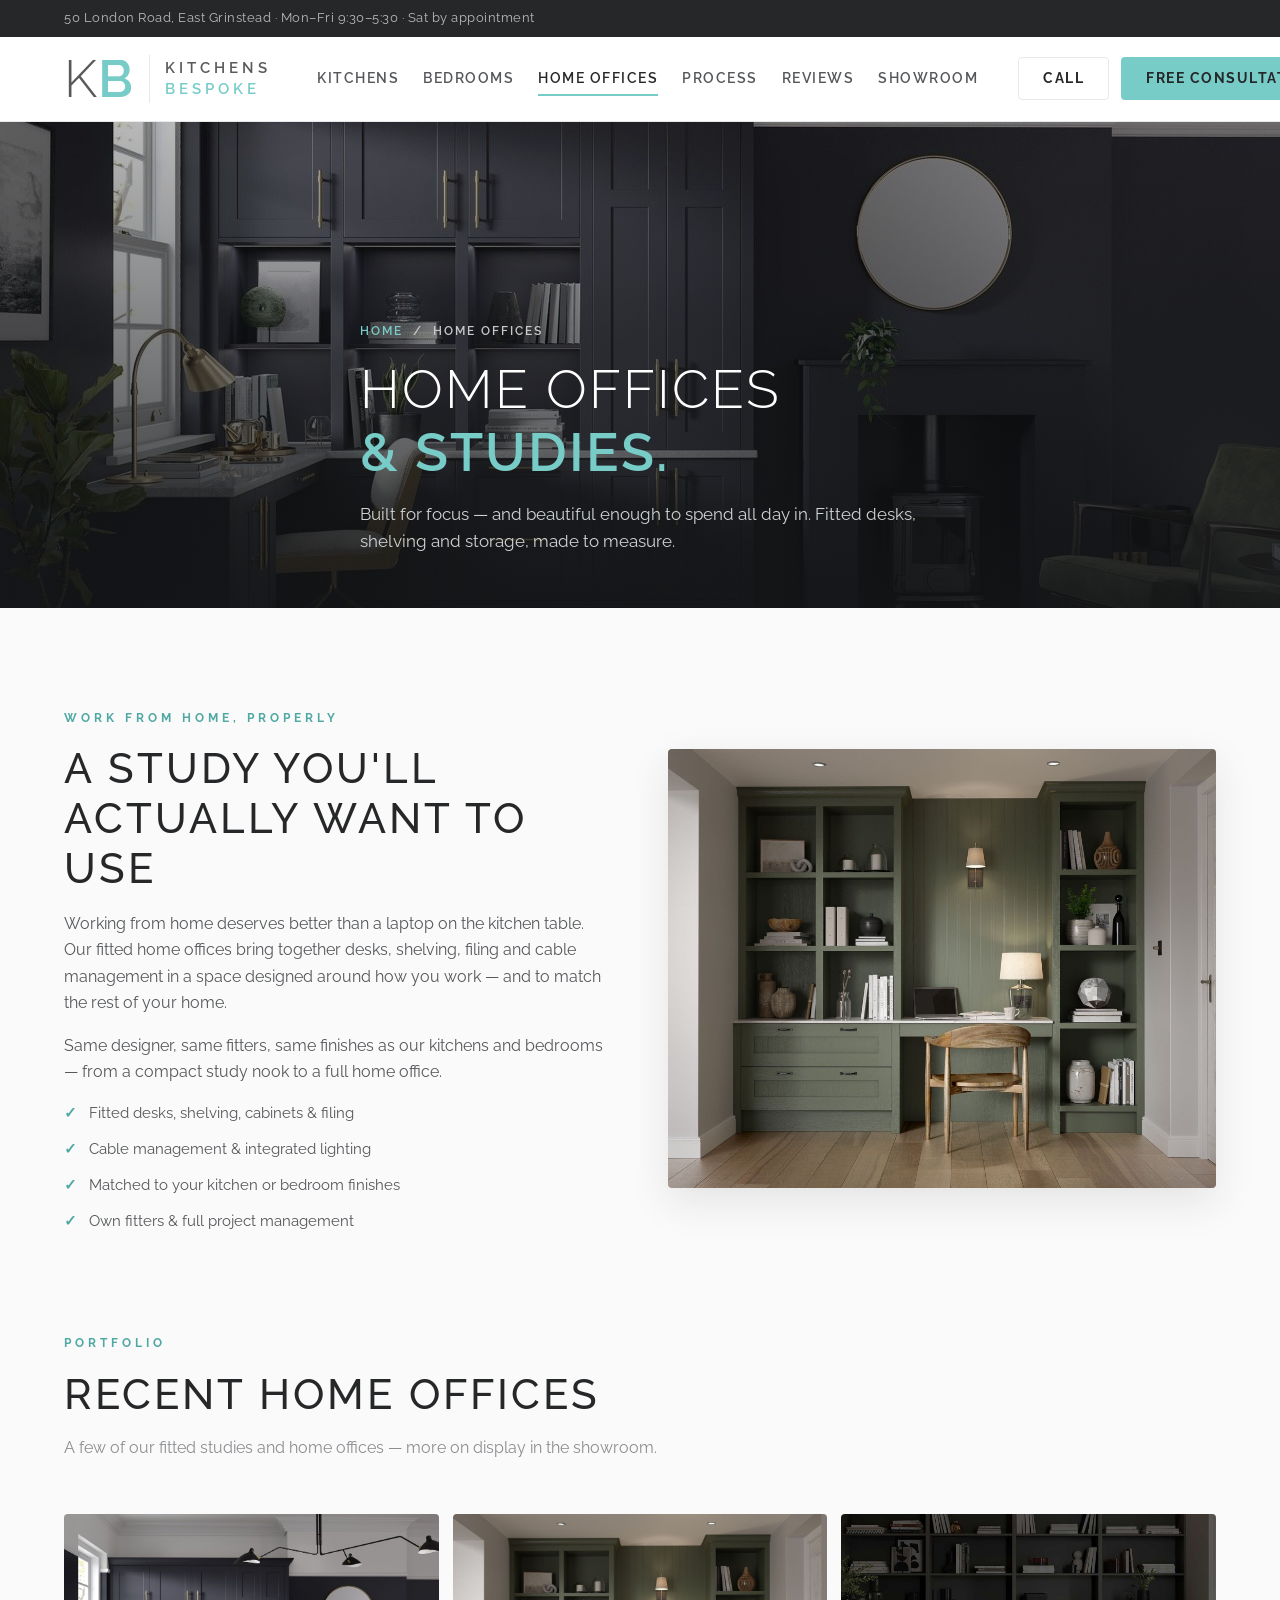
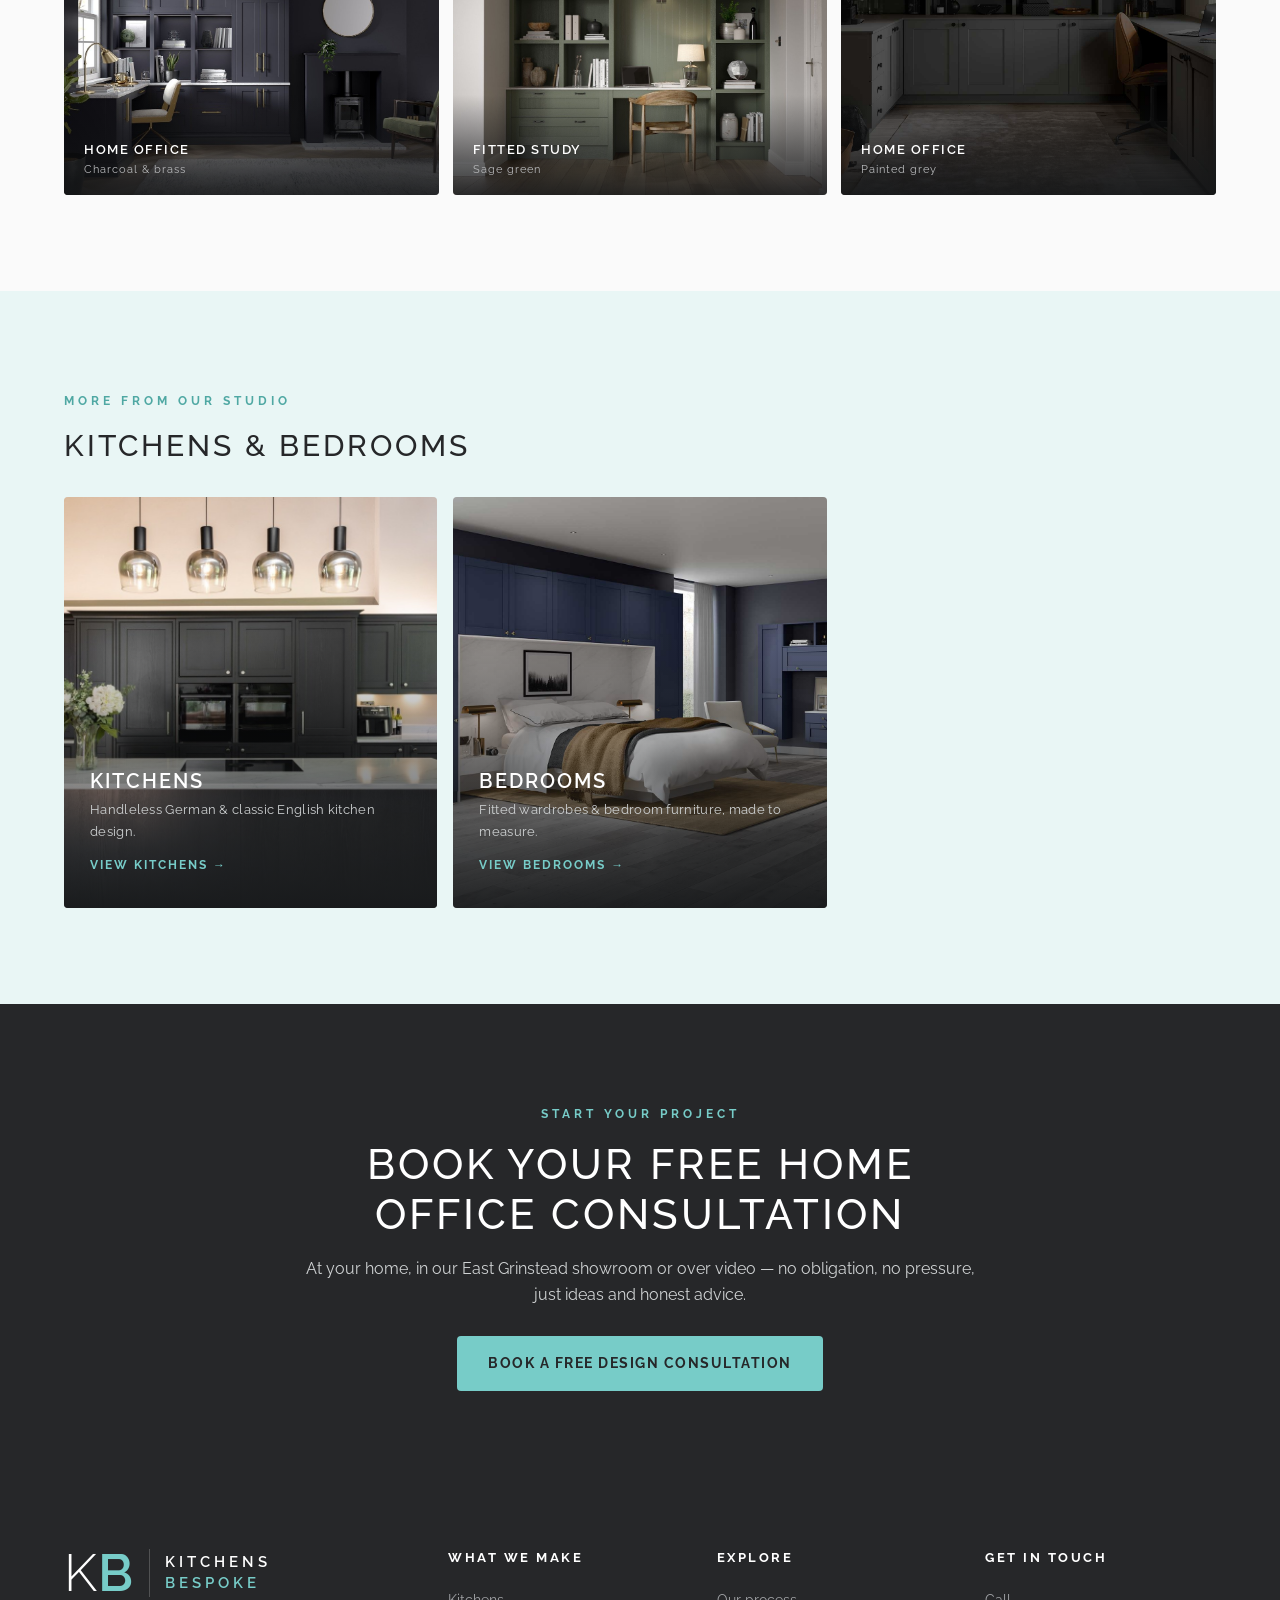
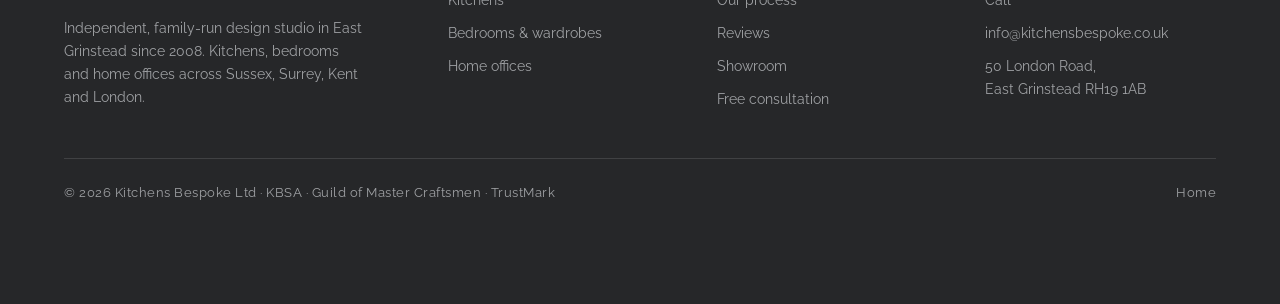
<file: home-offices.html>
<!DOCTYPE html>
<html lang="en-GB">
<head>
<meta charset="UTF-8">
<meta name="viewport" content="width=device-width, initial-scale=1.0">
<title>Bespoke Home Offices & Studies — Fitted Office Design | Kitchens Bespoke, East Grinstead</title>
<meta name="description" content="Bespoke home offices and studies in East Grinstead — fitted desks, shelving and storage designed for working from home, installed by our own team since 2008. Free design consultation: 01342 313133.">
<link rel="canonical" href="https://kitchensbespoke.co.uk/home-offices/">
<meta property="og:title" content="Bespoke Home Offices & Studies — Kitchens Bespoke, East Grinstead">
<meta property="og:type" content="website">
<meta property="og:image" content="assets/office-1.jpg">
<link rel="preconnect" href="https://fonts.googleapis.com">
<link rel="preconnect" href="https://fonts.gstatic.com" crossorigin>
<link href="https://fonts.googleapis.com/css2?family=Raleway:wght@300;400;500;600;700;800&display=swap" rel="stylesheet">
<link rel="stylesheet" href="styles.css?v=4">
<script type="application/ld+json">
{
  "@context": "https://schema.org",
  "@type": "Service",
  "serviceType": "Bespoke home office and study design and installation",
  "provider": { "@type": "HomeAndConstructionBusiness", "name": "Kitchens Bespoke Ltd", "telephone": "+441342313133", "url": "https://kitchensbespoke.co.uk" },
  "areaServed": ["Sussex","Surrey","Kent","London"]
}
</script>
<script type="application/ld+json">
{
  "@context": "https://schema.org",
  "@type": "BreadcrumbList",
  "itemListElement": [
    { "@type": "ListItem", "position": 1, "name": "Home", "item": "https://kitchensbespoke.co.uk/" },
    { "@type": "ListItem", "position": 2, "name": "Home Offices", "item": "https://kitchensbespoke.co.uk/home-offices/" }
  ]
}
</script>
</head>
<body>

<div class="topbar">
  <div class="container">
    <div class="tb-info"><span class="addr">50 London Road, East Grinstead · </span>Mon–Fri 9:30–5:30 · Sat by appointment</div>
  </div>
</div>

<header>
  <div class="container nav">
    <a href="index.html" class="logo">
      <span class="logo-kb">K<b>B</b></span>
      <span class="logo-sep"></span>
      <span class="logo-text">Kitchens<em>Bespoke</em></span>
    </a>
    <nav class="nav-links" id="navLinks">
      <a href="kitchens.html">Kitchens</a>
      <a href="bedrooms.html">Bedrooms</a>
      <a href="home-offices.html" class="active">Home Offices</a>
      <a href="index.html#process">Process</a>
      <a href="index.html#reviews">Reviews</a>
      <a href="index.html#showroom">Showroom</a>
    </nav>
    <div class="nav-cta">
      <a class="btn btn-phone" href="tel:+441342313133">Call</a>
      <a class="btn btn-teal" href="index.html#consult">Free Consultation</a>
      <button class="burger" id="burger" aria-label="Menu"><span></span><span></span><span></span></button>
    </div>
  </div>
</header>

<div class="page-hero">
  <img class="bgimg" src="assets/office-1.jpg" alt="Bespoke navy home office with wood burner by Kitchens Bespoke" fetchpriority="high">
  <div class="veil"></div>
  <div class="container">
    <div class="crumb"><a href="index.html">Home</a> &nbsp;/&nbsp; Home Offices</div>
    <h1>Home offices<br><b>&amp; studies.</b></h1>
    <p class="sub">Built for focus — and beautiful enough to spend all day in. Fitted desks, shelving and storage, made to measure.</p>
  </div>
</div>

<section class="cat-intro">
  <div class="container">
    <div class="reveal">
      <span class="kicker">Work from home, properly</span>
      <h2 style="margin-bottom:18px">A study you'll actually want to use</h2>
      <p>Working from home deserves better than a laptop on the kitchen table. Our fitted home offices bring together desks, shelving, filing and cable management in a space designed around how you work — and to match the rest of your home.</p>
      <p>Same designer, same fitters, same finishes as our kitchens and bedrooms — from a compact study nook to a full home office.</p>
      <div class="points">
        <div><span class="tick">✓</span><span>Fitted desks, shelving, cabinets &amp; filing</span></div>
        <div><span class="tick">✓</span><span>Cable management &amp; integrated lighting</span></div>
        <div><span class="tick">✓</span><span>Matched to your kitchen or bedroom finishes</span></div>
        <div><span class="tick">✓</span><span>Own fitters &amp; full project management</span></div>
      </div>
    </div>
    <div class="shot reveal"><img src="assets/office-2.jpg" alt="Sage green fitted study with desk and shelving"></div>
  </div>
</section>

<section id="gallery" style="padding-top:0">
  <div class="container">
    <div class="section-head reveal">
      <span class="kicker">Portfolio</span>
      <h2>Recent home offices</h2>
      <p>A few of our fitted studies and home offices — more on display in the showroom.</p>
    </div>
    <div class="folio-grid">
      <div class="folio reveal"><img src="assets/office-1.jpg" alt="Navy home office with wood burner" loading="lazy"><span class="cap">Home office<small>Charcoal &amp; brass</small></span></div>
      <div class="folio reveal"><img src="assets/office-2.jpg" alt="Sage green fitted study" loading="lazy"><span class="cap">Fitted study<small>Sage green</small></span></div>
      <div class="folio reveal"><img src="assets/office-3.jpg" alt="Grey fitted home office" loading="lazy"><span class="cap">Home office<small>Painted grey</small></span></div>
    </div>
  </div>
</section>

<section class="other-cats" style="background:var(--teal-pale)">
  <div class="container">
    <div class="section-head reveal" style="margin-bottom:34px"><span class="kicker">More from our studio</span><h2 style="font-size:clamp(22px,2.6vw,30px)">Kitchens &amp; bedrooms</h2></div>
    <div class="make-grid">
      <a class="make-card reveal" href="kitchens.html"><img src="assets/kit-1.jpg" alt="Bespoke kitchen" loading="lazy"><div class="veil"></div><div class="cap"><h3>Kitchens</h3><p>Handleless German &amp; classic English kitchen design.</p><span class="go">View kitchens →</span></div></a>
      <a class="make-card reveal" href="bedrooms.html"><img src="assets/bed-1.jpg" alt="Fitted bedroom and wardrobes" loading="lazy"><div class="veil"></div><div class="cap"><h3>Bedrooms</h3><p>Fitted wardrobes &amp; bedroom furniture, made to measure.</p><span class="go">View bedrooms →</span></div></a>
    </div>
  </div>
</section>

<section class="consult" style="background:var(--black)">
  <div class="container" style="display:block;text-align:center;max-width:720px">
    <span class="kicker" style="color:var(--teal)">Start your project</span>
    <h2 style="color:#fff;margin-bottom:16px">Book your free home office consultation</h2>
    <p style="color:#cfd2d3;font-size:16px;margin-bottom:28px">At your home, in our East Grinstead showroom or over video — no obligation, no pressure, just ideas and honest advice.</p>
    <a class="btn btn-teal" href="index.html#consult">Book a Free Design Consultation</a>
  </div>
</section>

<footer>
  <div class="container">
    <div class="footer-grid">
      <div>
        <a href="index.html" class="logo" style="margin-bottom:18px"><span class="logo-kb" style="color:#fff">K<b>B</b></span><span class="logo-sep" style="background:rgba(255,255,255,.2)"></span><span class="logo-text" style="color:#fff">Kitchens<em>Bespoke</em></span></a>
        <p style="max-width:300px">Independent, family-run design studio in East Grinstead since 2008. Kitchens, bedrooms and home offices across Sussex, Surrey, Kent and London.</p>
      </div>
      <div><h4>What we make</h4><ul><li><a href="kitchens.html">Kitchens</a></li><li><a href="bedrooms.html">Bedrooms &amp; wardrobes</a></li><li><a href="home-offices.html">Home offices</a></li></ul></div>
      <div><h4>Explore</h4><ul><li><a href="index.html#process">Our process</a></li><li><a href="index.html#reviews">Reviews</a></li><li><a href="index.html#showroom">Showroom</a></li><li><a href="index.html#consult">Free consultation</a></li></ul></div>
      <div><h4>Get in touch</h4><ul><li><a href="tel:+441342313133">Call</a></li><li><a href="mailto:info@kitchensbespoke.co.uk">info@kitchensbespoke.co.uk</a></li><li>50 London Road,<br>East Grinstead RH19 1AB</li></ul></div>
    </div>
    <div class="footer-bottom"><span>© 2026 Kitchens Bespoke Ltd · KBSA · Guild of Master Craftsmen · TrustMark</span><span><a href="index.html">Home</a></span></div>
  </div>
</footer>

<div class="mobile-bar">
  <a class="call" href="tel:+441342313133"><svg width="16" height="16" viewBox="0 0 24 24" fill="none" stroke="currentColor" stroke-width="2.2"><path d="M22 16.9v3a2 2 0 01-2.2 2 19.8 19.8 0 01-8.6-3.1 19.5 19.5 0 01-6-6A19.8 19.8 0 012.1 4.2 2 2 0 014.1 2h3a2 2 0 012 1.7c.1 1 .4 2 .7 2.9a2 2 0 01-.5 2.1L8 10a16 16 0 006 6l1.3-1.3a2 2 0 012.1-.5c.9.3 1.9.6 2.9.7a2 2 0 011.7 2z"/></svg>Call</a>
  <a class="consult-link" href="index.html#consult">Free Consultation</a>
</div>

<script>
const burger=document.getElementById('burger'),navLinks=document.getElementById('navLinks');
burger.addEventListener('click',()=>navLinks.classList.toggle('open'));
navLinks.querySelectorAll('a').forEach(a=>a.addEventListener('click',()=>navLinks.classList.remove('open')));
const io=new IntersectionObserver(es=>es.forEach(e=>{if(e.isIntersecting){e.target.classList.add('in');io.unobserve(e.target)}}),{threshold:.1});
document.querySelectorAll('.reveal').forEach(el=>io.observe(el));
</script>
</body>
</html>
</file>
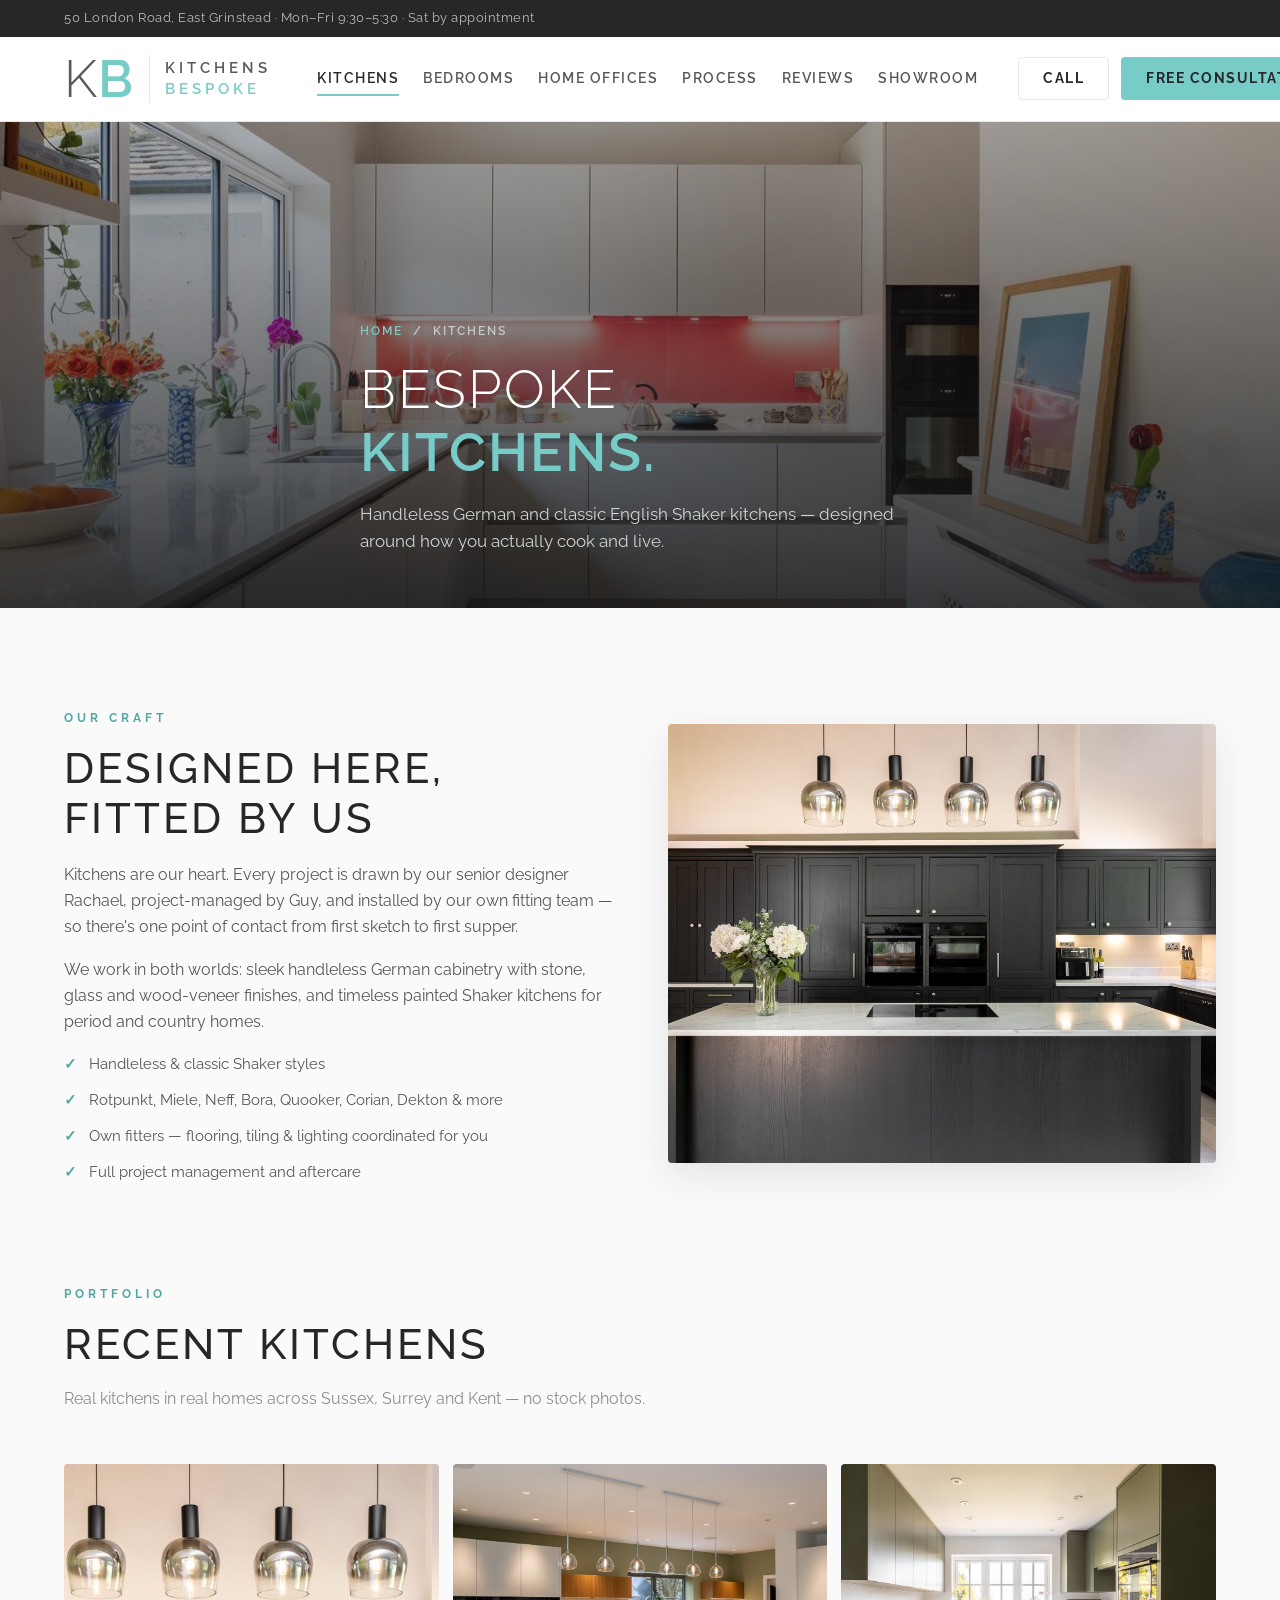
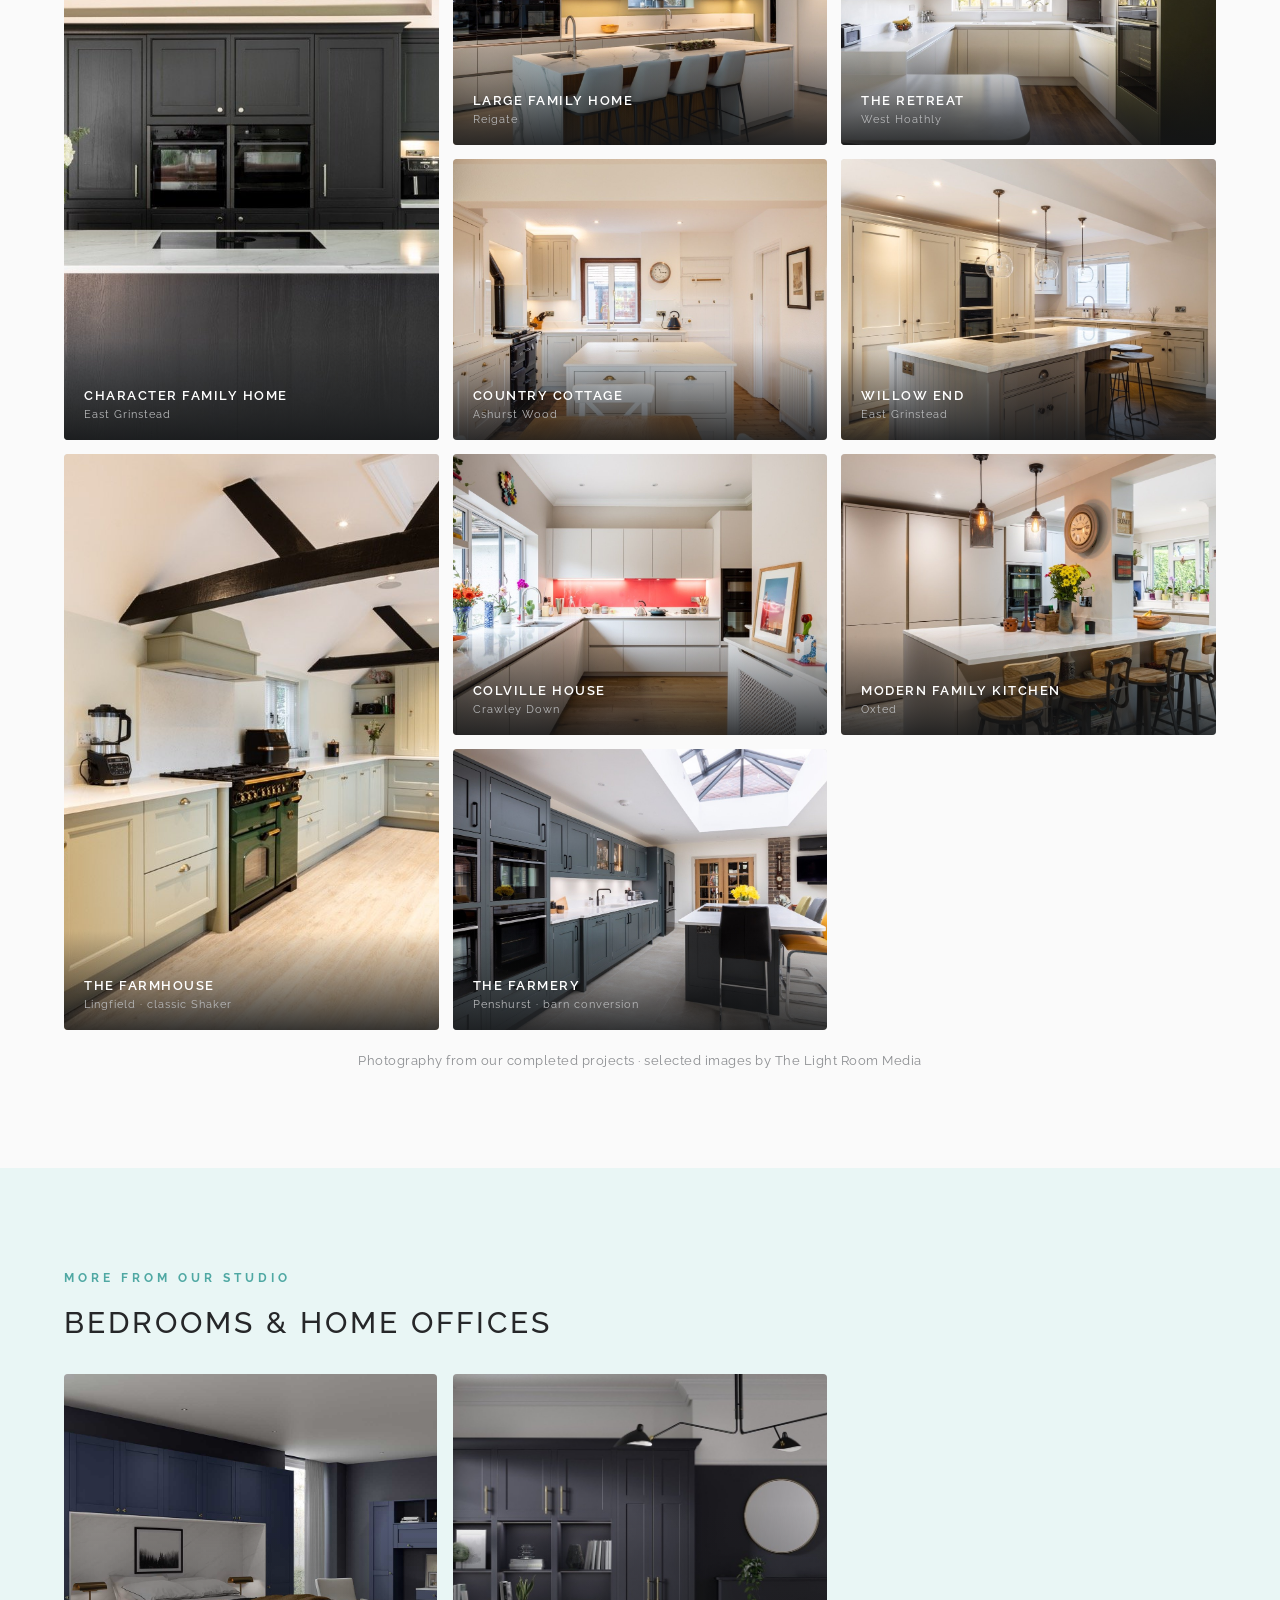
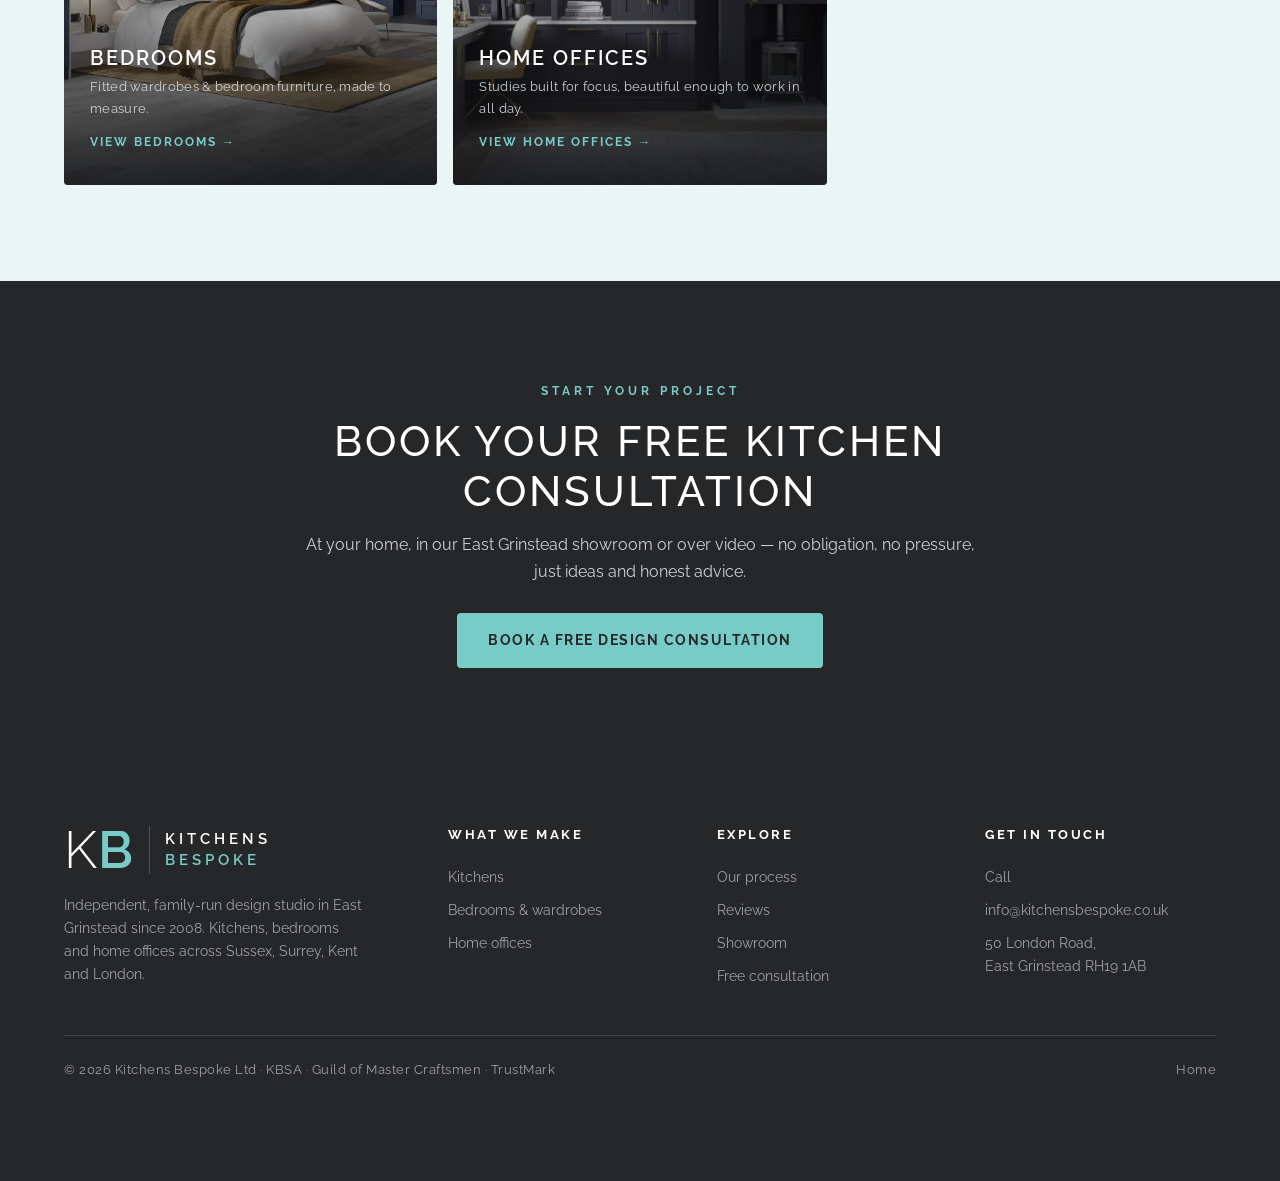
<file: kitchens.html>
<!DOCTYPE html>
<html lang="en-GB">
<head>
<meta charset="UTF-8">
<meta name="viewport" content="width=device-width, initial-scale=1.0">
<title>Bespoke Kitchens — Handleless & Shaker Kitchen Design | Kitchens Bespoke, East Grinstead</title>
<meta name="description" content="Bespoke kitchen design in East Grinstead — handleless German and classic English Shaker kitchens, designed, project-managed and installed by our own team since 2008. Book a free design consultation: 01342 313133.">
<link rel="canonical" href="https://kitchensbespoke.co.uk/kitchens/">
<meta property="og:title" content="Bespoke Kitchens — Kitchens Bespoke, East Grinstead">
<meta property="og:type" content="website">
<meta property="og:image" content="assets/kit-7.jpg">
<link rel="preconnect" href="https://fonts.googleapis.com">
<link rel="preconnect" href="https://fonts.gstatic.com" crossorigin>
<link href="https://fonts.googleapis.com/css2?family=Raleway:wght@300;400;500;600;700;800&display=swap" rel="stylesheet">
<link rel="stylesheet" href="styles.css?v=4">
<script type="application/ld+json">
{
  "@context": "https://schema.org",
  "@type": "Service",
  "serviceType": "Bespoke kitchen design and installation",
  "provider": { "@type": "HomeAndConstructionBusiness", "name": "Kitchens Bespoke Ltd", "telephone": "+441342313133", "url": "https://kitchensbespoke.co.uk" },
  "areaServed": ["Sussex","Surrey","Kent","London"]
}
</script>
<script type="application/ld+json">
{
  "@context": "https://schema.org",
  "@type": "BreadcrumbList",
  "itemListElement": [
    { "@type": "ListItem", "position": 1, "name": "Home", "item": "https://kitchensbespoke.co.uk/" },
    { "@type": "ListItem", "position": 2, "name": "Kitchens", "item": "https://kitchensbespoke.co.uk/kitchens/" }
  ]
}
</script>
</head>
<body>

<div class="topbar">
  <div class="container">
    <div class="tb-info"><span class="addr">50 London Road, East Grinstead · </span>Mon–Fri 9:30–5:30 · Sat by appointment</div>
  </div>
</div>

<header>
  <div class="container nav">
    <a href="index.html" class="logo">
      <span class="logo-kb">K<b>B</b></span>
      <span class="logo-sep"></span>
      <span class="logo-text">Kitchens<em>Bespoke</em></span>
    </a>
    <nav class="nav-links" id="navLinks">
      <a href="kitchens.html" class="active">Kitchens</a>
      <a href="bedrooms.html">Bedrooms</a>
      <a href="home-offices.html">Home Offices</a>
      <a href="index.html#process">Process</a>
      <a href="index.html#reviews">Reviews</a>
      <a href="index.html#showroom">Showroom</a>
    </nav>
    <div class="nav-cta">
      <a class="btn btn-phone" href="tel:+441342313133">Call</a>
      <a class="btn btn-teal" href="index.html#consult">Free Consultation</a>
      <button class="burger" id="burger" aria-label="Menu"><span></span><span></span><span></span></button>
    </div>
  </div>
</header>

<div class="page-hero">
  <img class="bgimg" src="assets/kit-7.jpg" alt="Bespoke kitchen with roof lantern by Kitchens Bespoke" fetchpriority="high">
  <div class="veil"></div>
  <div class="container">
    <div class="crumb"><a href="index.html">Home</a> &nbsp;/&nbsp; Kitchens</div>
    <h1>Bespoke<br><b>kitchens.</b></h1>
    <p class="sub">Handleless German and classic English Shaker kitchens — designed around how you actually cook and live.</p>
  </div>
</div>

<section class="cat-intro">
  <div class="container">
    <div class="reveal">
      <span class="kicker">Our craft</span>
      <h2 style="margin-bottom:18px">Designed here, fitted by us</h2>
      <p>Kitchens are our heart. Every project is drawn by our senior designer Rachael, project-managed by Guy, and installed by our own fitting team — so there's one point of contact from first sketch to first supper.</p>
      <p>We work in both worlds: sleek handleless German cabinetry with stone, glass and wood-veneer finishes, and timeless painted Shaker kitchens for period and country homes.</p>
      <div class="points">
        <div><span class="tick">✓</span><span>Handleless &amp; classic Shaker styles</span></div>
        <div><span class="tick">✓</span><span>Rotpunkt, Miele, Neff, Bora, Quooker, Corian, Dekton &amp; more</span></div>
        <div><span class="tick">✓</span><span>Own fitters — flooring, tiling &amp; lighting coordinated for you</span></div>
        <div><span class="tick">✓</span><span>Full project management and aftercare</span></div>
      </div>
    </div>
    <div class="shot reveal"><img src="assets/kit-1.jpg" alt="Dark Shaker kitchen with marble island"></div>
  </div>
</section>

<section id="gallery" style="padding-top:0">
  <div class="container">
    <div class="section-head reveal">
      <span class="kicker">Portfolio</span>
      <h2>Recent kitchens</h2>
      <p>Real kitchens in real homes across Sussex, Surrey and Kent — no stock photos.</p>
    </div>
    <div class="folio-grid">
      <div class="folio tall reveal"><img src="assets/kit-1.jpg" alt="Character family home kitchen, East Grinstead" loading="lazy"><span class="cap">Character family home<small>East Grinstead</small></span></div>
      <div class="folio reveal"><img src="assets/kit-2.jpg" alt="Large family home kitchen, Reigate" loading="lazy"><span class="cap">Large family home<small>Reigate</small></span></div>
      <div class="folio reveal"><img src="assets/kit-3.jpg" alt="Detached family home kitchen, West Hoathly" loading="lazy"><span class="cap">The Retreat<small>West Hoathly</small></span></div>
      <div class="folio reveal"><img src="assets/kit-4.jpg" alt="Country cottage kitchen, Ashurst Wood" loading="lazy"><span class="cap">Country cottage<small>Ashurst Wood</small></span></div>
      <div class="folio reveal"><img src="assets/kit-5.jpg" alt="Large family kitchen, East Grinstead" loading="lazy"><span class="cap">Willow End<small>East Grinstead</small></span></div>
      <div class="folio tall reveal"><img src="assets/kit-6.jpg" alt="Farmhouse Shaker kitchen, Lingfield" loading="lazy"><span class="cap">The Farmhouse<small>Lingfield · classic Shaker</small></span></div>
      <div class="folio reveal"><img src="assets/kit-7.jpg" alt="Stylish conversion kitchen, Crawley Down" loading="lazy"><span class="cap">Colville House<small>Crawley Down</small></span></div>
      <div class="folio reveal"><img src="assets/kit-8.jpg" alt="Modern family kitchen, Oxted" loading="lazy"><span class="cap">Modern family kitchen<small>Oxted</small></span></div>
      <div class="folio reveal"><img src="assets/kit-9.jpg" alt="Barn conversion kitchen, Penshurst" loading="lazy"><span class="cap">The Farmery<small>Penshurst · barn conversion</small></span></div>
    </div>
    <p class="folio-note">Photography from our completed projects · selected images by The Light Room Media</p>
  </div>
</section>

<section class="other-cats" style="background:var(--teal-pale)">
  <div class="container">
    <div class="section-head reveal" style="margin-bottom:34px"><span class="kicker">More from our studio</span><h2 style="font-size:clamp(22px,2.6vw,30px)">Bedrooms &amp; home offices</h2></div>
    <div class="make-grid">
      <a class="make-card reveal" href="bedrooms.html"><img src="assets/bed-1.jpg" alt="Fitted bedroom and wardrobes" loading="lazy"><div class="veil"></div><div class="cap"><h3>Bedrooms</h3><p>Fitted wardrobes &amp; bedroom furniture, made to measure.</p><span class="go">View bedrooms →</span></div></a>
      <a class="make-card reveal" href="home-offices.html"><img src="assets/office-1.jpg" alt="Bespoke home office" loading="lazy"><div class="veil"></div><div class="cap"><h3>Home Offices</h3><p>Studies built for focus, beautiful enough to work in all day.</p><span class="go">View home offices →</span></div></a>
    </div>
  </div>
</section>

<section class="consult" style="background:var(--black)">
  <div class="container" style="display:block;text-align:center;max-width:720px">
    <span class="kicker" style="color:var(--teal)">Start your project</span>
    <h2 style="color:#fff;margin-bottom:16px">Book your free kitchen consultation</h2>
    <p style="color:#cfd2d3;font-size:16px;margin-bottom:28px">At your home, in our East Grinstead showroom or over video — no obligation, no pressure, just ideas and honest advice.</p>
    <a class="btn btn-teal" href="index.html#consult">Book a Free Design Consultation</a>
  </div>
</section>

<footer>
  <div class="container">
    <div class="footer-grid">
      <div>
        <a href="index.html" class="logo" style="margin-bottom:18px"><span class="logo-kb" style="color:#fff">K<b>B</b></span><span class="logo-sep" style="background:rgba(255,255,255,.2)"></span><span class="logo-text" style="color:#fff">Kitchens<em>Bespoke</em></span></a>
        <p style="max-width:300px">Independent, family-run design studio in East Grinstead since 2008. Kitchens, bedrooms and home offices across Sussex, Surrey, Kent and London.</p>
      </div>
      <div><h4>What we make</h4><ul><li><a href="kitchens.html">Kitchens</a></li><li><a href="bedrooms.html">Bedrooms &amp; wardrobes</a></li><li><a href="home-offices.html">Home offices</a></li></ul></div>
      <div><h4>Explore</h4><ul><li><a href="index.html#process">Our process</a></li><li><a href="index.html#reviews">Reviews</a></li><li><a href="index.html#showroom">Showroom</a></li><li><a href="index.html#consult">Free consultation</a></li></ul></div>
      <div><h4>Get in touch</h4><ul><li><a href="tel:+441342313133">Call</a></li><li><a href="mailto:info@kitchensbespoke.co.uk">info@kitchensbespoke.co.uk</a></li><li>50 London Road,<br>East Grinstead RH19 1AB</li></ul></div>
    </div>
    <div class="footer-bottom"><span>© 2026 Kitchens Bespoke Ltd · KBSA · Guild of Master Craftsmen · TrustMark</span><span><a href="index.html">Home</a></span></div>
  </div>
</footer>

<div class="mobile-bar">
  <a class="call" href="tel:+441342313133"><svg width="16" height="16" viewBox="0 0 24 24" fill="none" stroke="currentColor" stroke-width="2.2"><path d="M22 16.9v3a2 2 0 01-2.2 2 19.8 19.8 0 01-8.6-3.1 19.5 19.5 0 01-6-6A19.8 19.8 0 012.1 4.2 2 2 0 014.1 2h3a2 2 0 012 1.7c.1 1 .4 2 .7 2.9a2 2 0 01-.5 2.1L8 10a16 16 0 006 6l1.3-1.3a2 2 0 012.1-.5c.9.3 1.9.6 2.9.7a2 2 0 011.7 2z"/></svg>Call</a>
  <a class="consult-link" href="index.html#consult">Free Consultation</a>
</div>

<script>
const burger=document.getElementById('burger'),navLinks=document.getElementById('navLinks');
burger.addEventListener('click',()=>navLinks.classList.toggle('open'));
navLinks.querySelectorAll('a').forEach(a=>a.addEventListener('click',()=>navLinks.classList.remove('open')));
const io=new IntersectionObserver(es=>es.forEach(e=>{if(e.isIntersecting){e.target.classList.add('in');io.unobserve(e.target)}}),{threshold:.1});
document.querySelectorAll('.reveal').forEach(el=>io.observe(el));
</script>
</body>
</html>
</file>
<file: styles.css>
:root{
  --teal:#77ccc8;
  --teal-deep:#4fa8a3;
  --teal-pale:#e9f6f5;
  --grey:#58595b;
  --black:#262729;
  --ink:#2e2f31;
  --ink-soft:#55575a;
  --muted:#8b8d90;
  --line:#e7e8e9;
  --bg:#fafafa;
  --card:#ffffff;
  --radius:4px;
  --shadow:0 14px 40px rgba(38,39,41,.1);
  --font:"Raleway",sans-serif;
}
*{margin:0;padding:0;box-sizing:border-box}
html{scroll-behavior:smooth;scroll-padding-top:92px}
body{font-family:var(--font);color:var(--ink);background:var(--bg);line-height:1.65;-webkit-font-smoothing:antialiased}
img{max-width:100%;display:block}
a{color:inherit;text-decoration:none}
ul{list-style:none}
.container{max-width:1200px;margin:0 auto;padding:0 24px}
section{padding:96px 0}
h1,h2,h3{font-weight:600;line-height:1.18;letter-spacing:.5px}
h2{font-size:clamp(28px,3.6vw,42px);color:var(--black);text-transform:uppercase;letter-spacing:3px;font-weight:500}
.kicker{display:inline-block;font-size:12px;font-weight:700;letter-spacing:4px;text-transform:uppercase;color:var(--teal-deep);margin-bottom:16px}
.section-head{max-width:680px;margin-bottom:52px}
.section-head p{color:var(--muted);margin-top:16px;font-size:16px;font-weight:400}

/* topbar */
.topbar{background:var(--black);color:#b9babc;font-size:12.5px;padding:8px 0;letter-spacing:.5px}
.topbar .container{display:flex;justify-content:space-between;align-items:center;gap:16px;flex-wrap:nowrap}
.topbar .tb-info{white-space:nowrap;overflow:hidden;text-overflow:ellipsis}
.topbar a{font-weight:700;color:var(--teal);white-space:nowrap}
@media(max-width:720px){.topbar .addr{display:none}}

/* header */
header{position:sticky;top:0;z-index:60;background:rgba(255,255,255,.96);backdrop-filter:blur(12px);border-bottom:1px solid var(--line)}
.nav{display:flex;align-items:center;height:84px}
.logo{display:flex;align-items:center;gap:15px;margin-right:46px;flex-shrink:0}
.logo-kb{font-size:52px;font-weight:300;letter-spacing:1px;color:var(--grey);line-height:1}
.logo-kb b{color:var(--teal);font-weight:600}
.logo-sep{width:1px;height:48px;background:var(--line)}
.logo-text{font-size:15px;font-weight:600;letter-spacing:4px;color:var(--grey);text-transform:uppercase;line-height:1.35}
.logo-text em{font-style:normal;color:var(--teal);display:block}
.nav-links{display:flex;gap:24px;font-weight:600;font-size:13.5px;letter-spacing:1.5px;text-transform:uppercase;margin-right:40px}
.nav-links a{position:relative;padding:6px 0;color:var(--ink-soft);white-space:nowrap}
.nav-links a:hover{color:var(--black)}
.nav-links a::after{content:"";position:absolute;left:0;bottom:0;width:0;height:2px;background:var(--teal);transition:width .25s}
.nav-links a:hover::after,.nav-links a.active::after{width:100%}
.nav-links a.active{color:var(--black)}
.nav-cta{display:flex;align-items:center;gap:12px;margin-left:auto;flex-shrink:0}
.btn{display:inline-flex;align-items:center;justify-content:center;gap:9px;font-weight:700;font-size:13.5px;letter-spacing:1.5px;text-transform:uppercase;padding:15px 30px;border-radius:var(--radius);border:1px solid transparent;cursor:pointer;transition:.2s;font-family:var(--font);white-space:nowrap}
.nav-cta .btn{padding:14px 24px;line-height:1}
.btn-teal{background:var(--teal);color:var(--black)}
.btn-teal:hover{background:var(--teal-deep);color:#fff}
.btn-dark{background:var(--black);color:#fff}
.btn-dark:hover{background:#000}
.btn-ghost{background:transparent;border:1px solid rgba(255,255,255,.55);color:#fff}
.btn-ghost:hover{border-color:var(--teal);color:var(--teal)}
.btn-outline{background:transparent;border:1px solid var(--line);color:var(--black)}
.btn-outline:hover{border-color:var(--teal-deep);color:var(--teal-deep)}
.btn-phone{background:transparent;border:1px solid var(--line);color:var(--black);padding:13px 22px}
.btn-phone:hover{border-color:var(--teal)}
.burger{display:none;background:none;border:none;cursor:pointer;width:44px;height:44px;flex-direction:column;justify-content:center;align-items:center;gap:5px}
.burger span{width:24px;height:2px;background:var(--black)}
@media(max-width:1200px){
  .nav-links{position:fixed;inset:84px 0 auto 0;background:#fff;flex-direction:column;gap:0;margin-right:0;padding:10px 24px 24px;border-bottom:1px solid var(--line);display:none}
  .nav-links.open{display:flex}
  .nav-links a{padding:15px 0;border-bottom:1px solid var(--line)}
  .burger{display:flex}
  .nav-cta .btn-phone{display:none}
}
@media(max-width:960px){
  /* on mobile the consultation CTA lives only in the bottom bar */
  .nav-cta .btn-teal{display:none}
}
@media(max-width:420px){
  .logo{gap:11px;margin-right:0}
  .logo-text{font-size:12px;letter-spacing:2.5px}
  .logo-kb{font-size:40px}
  .logo-sep{height:38px}
}

/* hero */
.hero{position:relative;min-height:82vh;display:flex;align-items:center;color:#fff;overflow:hidden}
.hero .bgimg{position:absolute;inset:0;width:100%;height:100%;object-fit:cover}
.hero .slides{position:absolute;inset:0;overflow:hidden}
.hero .slides img{position:absolute;inset:0;width:100%;height:100%;object-fit:cover;opacity:0;animation:kbslide 15s infinite}
.hero .slides img:nth-child(1){animation-delay:-1.5s}
.hero .slides img:nth-child(2){animation-delay:3.5s}
.hero .slides img:nth-child(3){animation-delay:8.5s}
@keyframes kbslide{0%{opacity:0;transform:translateX(70px)}6%{opacity:1;transform:translateX(0)}30%{opacity:1;transform:translateX(0)}36%{opacity:0;transform:translateX(-70px)}100%{opacity:0;transform:translateX(-70px)}}
.hero .veil{position:absolute;inset:0;background:linear-gradient(100deg,rgba(20,22,24,.82) 0%,rgba(20,22,24,.55) 55%,rgba(20,22,24,.25) 100%)}
.hero .container{position:relative;z-index:1;padding-top:70px;padding-bottom:70px}
.badge-row{display:flex;flex-wrap:wrap;gap:10px;margin-bottom:28px}
.badge{display:inline-flex;align-items:center;gap:7px;background:rgba(255,255,255,.1);border:1px solid rgba(255,255,255,.25);border-radius:2px;padding:8px 16px;font-size:12px;font-weight:600;letter-spacing:1.5px;text-transform:uppercase;color:#e8eaea}
.badge .star{color:var(--teal)}
a.badge{transition:.2s;cursor:pointer;white-space:nowrap}
a.badge:hover{background:rgba(255,255,255,.18);border-color:var(--teal)}
a.badge .g{color:#4285F4}a.badge .o{color:#EA4335}a.badge .g2{color:#FBBC05}a.badge .b{color:#34A853}
.badge .gold{color:#f5a623}
.hero h1{font-size:clamp(36px,5vw,64px);color:#fff;font-weight:300;letter-spacing:2px;text-transform:uppercase;max-width:820px}
.hero h1 b{font-weight:600;color:var(--teal)}
.hero .sub{margin:22px 0 34px;color:#cfd2d3;font-size:17px;max-width:560px;font-weight:400}
.hero-actions{display:flex;flex-wrap:wrap;gap:16px}
.hero-cred{position:absolute;bottom:0;left:0;right:0;background:rgba(20,22,24,.72);backdrop-filter:blur(8px);border-top:1px solid rgba(255,255,255,.12);z-index:1}
.hero-cred .container{display:flex;gap:34px;flex-wrap:wrap;padding-top:16px;padding-bottom:16px;justify-content:space-between}
.hero-cred span{font-size:12px;letter-spacing:2px;text-transform:uppercase;color:#b9babc;font-weight:600}
@media(max-width:720px){.hero-cred .container{gap:10px;flex-direction:column}}

/* what we make */
.make-grid{display:grid;grid-template-columns:repeat(3,1fr);gap:16px}
.make-card{position:relative;display:block;border-radius:var(--radius);overflow:hidden;aspect-ratio:4/4.4;background:#dfe1e2}
.make-card img{position:absolute;inset:0;width:100%;height:100%;object-fit:cover;transition:transform .6s ease}
.make-card:hover img{transform:scale(1.06)}
.make-card .veil{position:absolute;inset:0;background:linear-gradient(transparent 32%,rgba(20,22,24,.9) 100%)}
.make-card .cap{position:absolute;left:0;right:0;bottom:0;padding:30px 26px;color:#fff;z-index:1}
.make-card .cap h3{font-size:20px;letter-spacing:2px;text-transform:uppercase;font-weight:600;margin-bottom:6px}
.make-card .cap p{font-size:13px;color:#cfd2d3;font-weight:400;letter-spacing:.3px}
.make-card .cap .go{display:inline-block;margin-top:14px;font-size:12px;letter-spacing:2px;text-transform:uppercase;font-weight:700;color:var(--teal)}
@media(max-width:960px){.make-grid{grid-template-columns:1fr}.make-card{aspect-ratio:16/9}}

/* portfolio / gallery */
.folio-grid{display:grid;grid-template-columns:repeat(3,1fr);gap:14px}
.folio{position:relative;border-radius:var(--radius);overflow:hidden;aspect-ratio:4/3;background:#dfe1e2;cursor:default}
.folio.tall{grid-row:span 2;aspect-ratio:auto}
.folio img{position:absolute;inset:0;width:100%;height:100%;object-fit:cover;transition:transform .6s ease}
.folio:hover img{transform:scale(1.05)}
.folio .cap{position:absolute;left:0;right:0;bottom:0;padding:44px 20px 16px;background:linear-gradient(transparent,rgba(20,22,24,.85));color:#fff;font-size:13px;letter-spacing:1.5px;text-transform:uppercase;font-weight:600}
.folio .cap small{display:block;font-size:11px;color:#b9babc;font-weight:400;letter-spacing:1px;text-transform:none}
@media(max-width:960px){.folio-grid{grid-template-columns:repeat(2,1fr)}}
@media(max-width:560px){.folio-grid{grid-template-columns:1fr}.folio.tall{grid-row:auto;aspect-ratio:4/3}}
.folio-note{margin-top:20px;text-align:center;font-size:13px;color:var(--muted);letter-spacing:.5px}

/* category page hero */
.page-hero{position:relative;min-height:54vh;display:flex;align-items:flex-end;color:#fff;overflow:hidden}
.page-hero img.bgimg{position:absolute;inset:0;width:100%;height:100%;object-fit:cover}
.page-hero .veil{position:absolute;inset:0;background:linear-gradient(180deg,rgba(20,22,24,.3) 0%,rgba(20,22,24,.85) 100%)}
.page-hero .container{position:relative;z-index:1;padding-top:90px;padding-bottom:52px}
.page-hero .crumb{font-size:12px;letter-spacing:2px;text-transform:uppercase;color:#c6c8c9;font-weight:600;margin-bottom:16px}
.page-hero .crumb a{color:var(--teal)}
.page-hero h1{font-size:clamp(32px,4.6vw,54px);font-weight:300;letter-spacing:2px;text-transform:uppercase;max-width:820px}
.page-hero h1 b{font-weight:600;color:var(--teal)}
.page-hero .sub{margin-top:16px;color:#cfd2d3;font-size:16.5px;max-width:560px}

/* category intro */
.cat-intro .container{display:grid;grid-template-columns:minmax(0,1fr) minmax(0,1fr);gap:56px;align-items:center}
.cat-intro p{color:var(--ink-soft);font-size:16px;margin-bottom:16px}
.cat-intro .points{margin-top:12px;display:flex;flex-direction:column;gap:12px}
.cat-intro .points div{display:flex;gap:12px;font-size:14.5px;color:var(--ink-soft)}
.cat-intro .points .tick{color:var(--teal-deep);font-weight:800;flex-shrink:0}
.cat-intro .shot{border-radius:var(--radius);overflow:hidden;box-shadow:var(--shadow)}
.cat-intro .shot img{width:100%;height:100%;object-fit:cover;aspect-ratio:4/3.2}
@media(max-width:860px){.cat-intro .container{grid-template-columns:1fr;gap:36px}}

/* process */
.process{background:var(--black);color:#fff}
.process h2{color:#fff}
.process .section-head p{color:#9fa1a4}
.steps-grid{display:grid;grid-template-columns:repeat(4,1fr);gap:16px}
.step-card{border:1px solid rgba(255,255,255,.14);border-radius:var(--radius);padding:34px 26px;position:relative}
.step-card b{font-size:52px;font-weight:300;color:var(--teal);line-height:1;display:block;margin-bottom:18px}
.step-card h4{font-size:15px;letter-spacing:2px;text-transform:uppercase;font-weight:700;margin-bottom:10px;color:#fff}
.step-card p{font-size:13.5px;color:#9fa1a4}
@media(max-width:960px){.steps-grid{grid-template-columns:repeat(2,1fr)}}
@media(max-width:560px){.steps-grid{grid-template-columns:1fr}}

/* brands */
.brands{padding:70px 0;border-bottom:1px solid var(--line)}
.brand-row{display:flex;flex-wrap:wrap;gap:12px;justify-content:center}
.brand-chip{border:1px solid var(--line);background:var(--card);border-radius:2px;padding:13px 26px;font-weight:600;font-size:13px;letter-spacing:2.5px;text-transform:uppercase;color:var(--grey);transition:.2s}
.brand-chip:hover{border-color:var(--teal);color:var(--black)}

/* reviews */
.reviews-grid{display:grid;grid-template-columns:repeat(3,1fr);gap:16px}
.review-card{background:var(--card);border:1px solid var(--line);border-radius:var(--radius);padding:34px 30px}
.review-card .stars{color:var(--teal-deep);letter-spacing:3px;margin-bottom:16px;font-size:16px}
.review-card p{font-size:15px;color:var(--ink-soft);margin-bottom:18px;font-weight:400;font-style:italic;line-height:1.7}
.review-card .who{font-size:12px;letter-spacing:2px;text-transform:uppercase;font-weight:700;color:var(--black)}
.review-card .who small{display:block;color:var(--muted);font-weight:500;letter-spacing:1px;margin-top:2px}
@media(max-width:960px){.reviews-grid{grid-template-columns:1fr}}
.review-cta{margin-top:26px;text-align:center;font-size:14px;color:var(--muted)}
.review-cta a{color:var(--teal-deep);font-weight:700}
/* google rating highlight */
.rating-highlight{display:flex;align-items:center;gap:34px;flex-wrap:wrap;background:var(--black);color:#fff;border-radius:var(--radius);padding:40px 48px;margin-bottom:40px}
.rating-highlight .score{font-size:92px;font-weight:300;line-height:1;color:#fff}
.rating-highlight .mid .stars{font-size:44px;letter-spacing:8px;color:#f5a623;line-height:1}
.rating-highlight .mid .lbl{font-size:19px;letter-spacing:2px;text-transform:uppercase;font-weight:700;color:#e8eaea;margin-top:16px}
.rating-highlight .mid .lbl b{color:#fff}
.rating-highlight .cta{margin-left:auto}
.rating-highlight .gmark{font-weight:700}
.rating-highlight .gmark .g{color:#4285F4}.rating-highlight .gmark .o{color:#EA4335}.rating-highlight .gmark .y{color:#FBBC05}.rating-highlight .gmark .gr{color:#34A853}
@media(max-width:720px){.rating-highlight{padding:28px 26px;gap:20px}.rating-highlight .cta{margin-left:0;width:100%}.rating-highlight .cta .btn{width:100%}}

/* consultation form */
.consult{background:var(--teal-pale)}
.consult .container{display:grid;grid-template-columns:minmax(0,.85fr) minmax(0,1.15fr);gap:56px;align-items:start}
.consult-info h2{margin-bottom:18px}
.consult-info p{color:var(--ink-soft);margin-bottom:24px;font-size:15.5px}
.consult-points{display:flex;flex-direction:column;gap:16px}
.consult-point{display:flex;gap:14px;align-items:flex-start;font-size:14.5px;color:var(--ink-soft)}
.consult-point .tick{width:26px;height:26px;border-radius:50%;background:var(--teal);color:var(--black);display:grid;place-items:center;flex-shrink:0;font-size:13px;font-weight:800}
.form-card{background:var(--card);border-radius:var(--radius);padding:40px;box-shadow:var(--shadow)}
.form-card h3{font-size:19px;letter-spacing:2.5px;text-transform:uppercase;font-weight:600;margin-bottom:24px;color:var(--black)}
.form-grid{display:grid;grid-template-columns:1fr 1fr;gap:18px}
.form-grid .full{grid-column:1/-1}
.form-card label{display:block;font-size:11px;font-weight:700;text-transform:uppercase;letter-spacing:2px;color:var(--grey);margin-bottom:7px}
.form-card input,.form-card select,.form-card textarea{width:100%;padding:14px;border-radius:2px;border:1px solid var(--line);font-family:var(--font);font-size:15px;background:#fff;transition:border-color .15s}
.form-card input:focus,.form-card select:focus,.form-card textarea:focus{outline:none;border-color:var(--teal-deep)}
.form-card textarea{resize:vertical;min-height:90px}
.form-success{display:none;background:#eaf6f0;border:1px solid #bfe3d0;color:#186a43;padding:16px 18px;border-radius:var(--radius);font-weight:600;font-size:14.5px;margin-top:18px}
@media(max-width:960px){.consult .container{grid-template-columns:minmax(0,1fr);gap:40px}}
@media(max-width:560px){.form-grid{grid-template-columns:1fr}.form-card{padding:26px 20px}}

/* showroom */
.showroom .container{display:grid;grid-template-columns:minmax(0,1fr) minmax(0,1.15fr);gap:52px;align-items:start}
.contact-card{background:var(--card);border:1px solid var(--line);border-radius:var(--radius);padding:34px;margin-bottom:18px}
.contact-card h3{font-size:16px;letter-spacing:2.5px;text-transform:uppercase;font-weight:700;color:var(--black);margin-bottom:18px}
.contact-line{display:flex;gap:14px;align-items:flex-start;padding:12px 0;border-bottom:1px solid var(--line);font-size:15px}
.contact-line:last-child{border-bottom:none}
.contact-line svg{flex-shrink:0;margin-top:2px}
.contact-line a{font-weight:700;color:var(--black)}
.contact-line a:hover{color:var(--teal-deep)}
.hours-table{width:100%;border-collapse:collapse;font-size:14.5px}
.hours-table td{padding:10px 0;border-bottom:1px solid var(--line)}
.hours-table tr:last-child td{border-bottom:none}
.hours-table td:last-child{text-align:right;font-weight:700}
.map-frame{border-radius:var(--radius);overflow:hidden;border:1px solid var(--line);min-height:470px;box-shadow:var(--shadow)}
.map-frame iframe{width:100%;height:100%;border:0;min-height:470px}
@media(max-width:960px){.showroom .container{grid-template-columns:minmax(0,1fr)}.map-frame{min-height:340px}.map-frame iframe{min-height:340px}}

/* footer */
footer{background:var(--black);color:#9fa1a4;padding:60px 0 100px;font-size:14px}
.footer-grid{display:grid;grid-template-columns:1.5fr 1fr 1fr 1fr;gap:38px;margin-bottom:42px}
footer h4{color:#fff;font-size:13px;letter-spacing:2.5px;text-transform:uppercase;font-weight:700;margin-bottom:16px}
footer li{padding:5px 0}
footer a:hover{color:var(--teal)}
.footer-bottom{border-top:1px solid rgba(255,255,255,.12);padding-top:24px;display:flex;justify-content:space-between;gap:12px;flex-wrap:wrap;font-size:12.5px;letter-spacing:.5px}
@media(max-width:960px){.footer-grid{grid-template-columns:1fr 1fr}}
@media(max-width:560px){.footer-grid{grid-template-columns:1fr}}

/* sticky mobile bar */
.mobile-bar{position:fixed;bottom:0;left:0;right:0;z-index:70;display:none;grid-template-columns:1.1fr 1fr;background:var(--black);border-top:1px solid rgba(255,255,255,.12);padding:10px 12px calc(10px + env(safe-area-inset-bottom));gap:10px}
.mobile-bar a{display:flex;align-items:center;justify-content:center;gap:8px;padding:13px 6px;border-radius:var(--radius);font-weight:700;font-size:12.5px;letter-spacing:1.5px;text-transform:uppercase}
.mobile-bar .call{background:var(--teal);color:var(--black)}
.mobile-bar .consult-link{background:rgba(255,255,255,.1);color:#fff;border:1px solid rgba(255,255,255,.2)}
@media(max-width:960px){.mobile-bar{display:grid}footer{padding-bottom:130px}}

/* reveal */
.reveal{opacity:0;transform:translateY(26px);transition:opacity .7s ease,transform .7s ease}
.reveal.in{opacity:1;transform:none}
</file>
